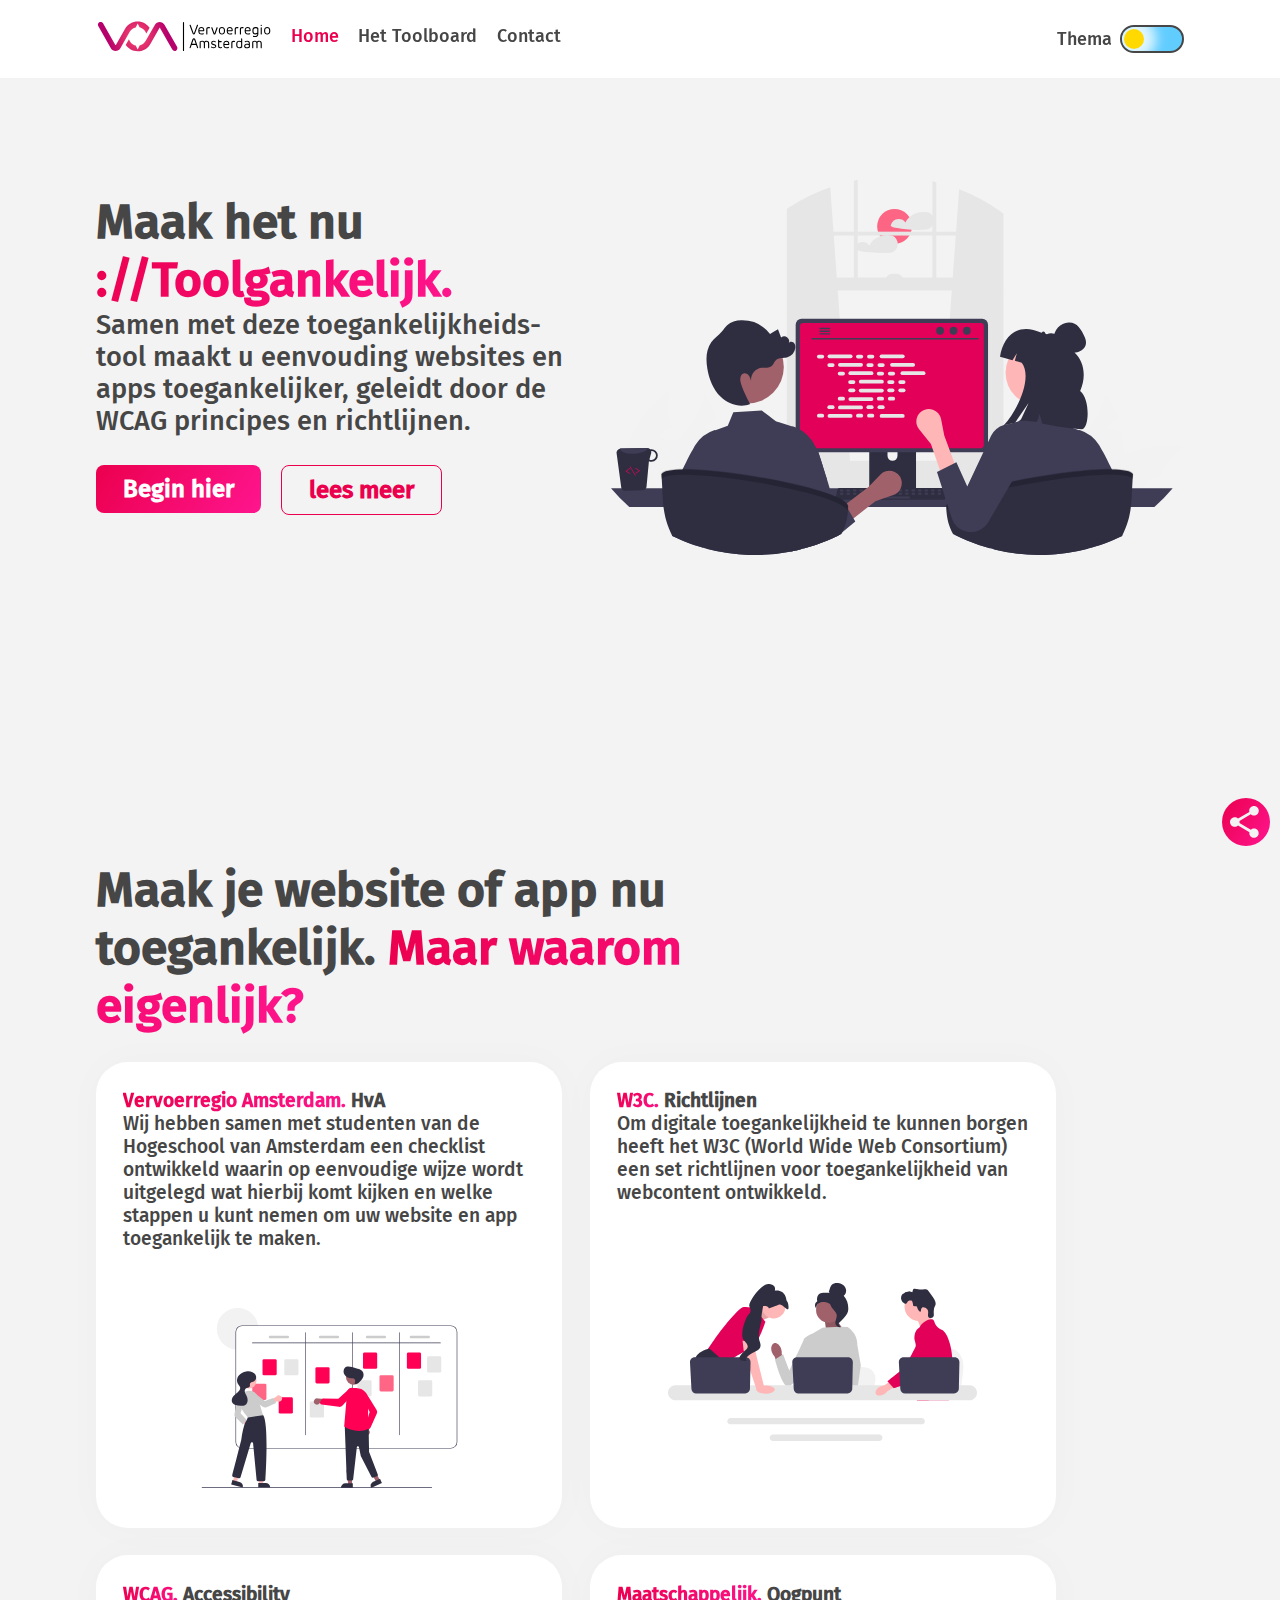
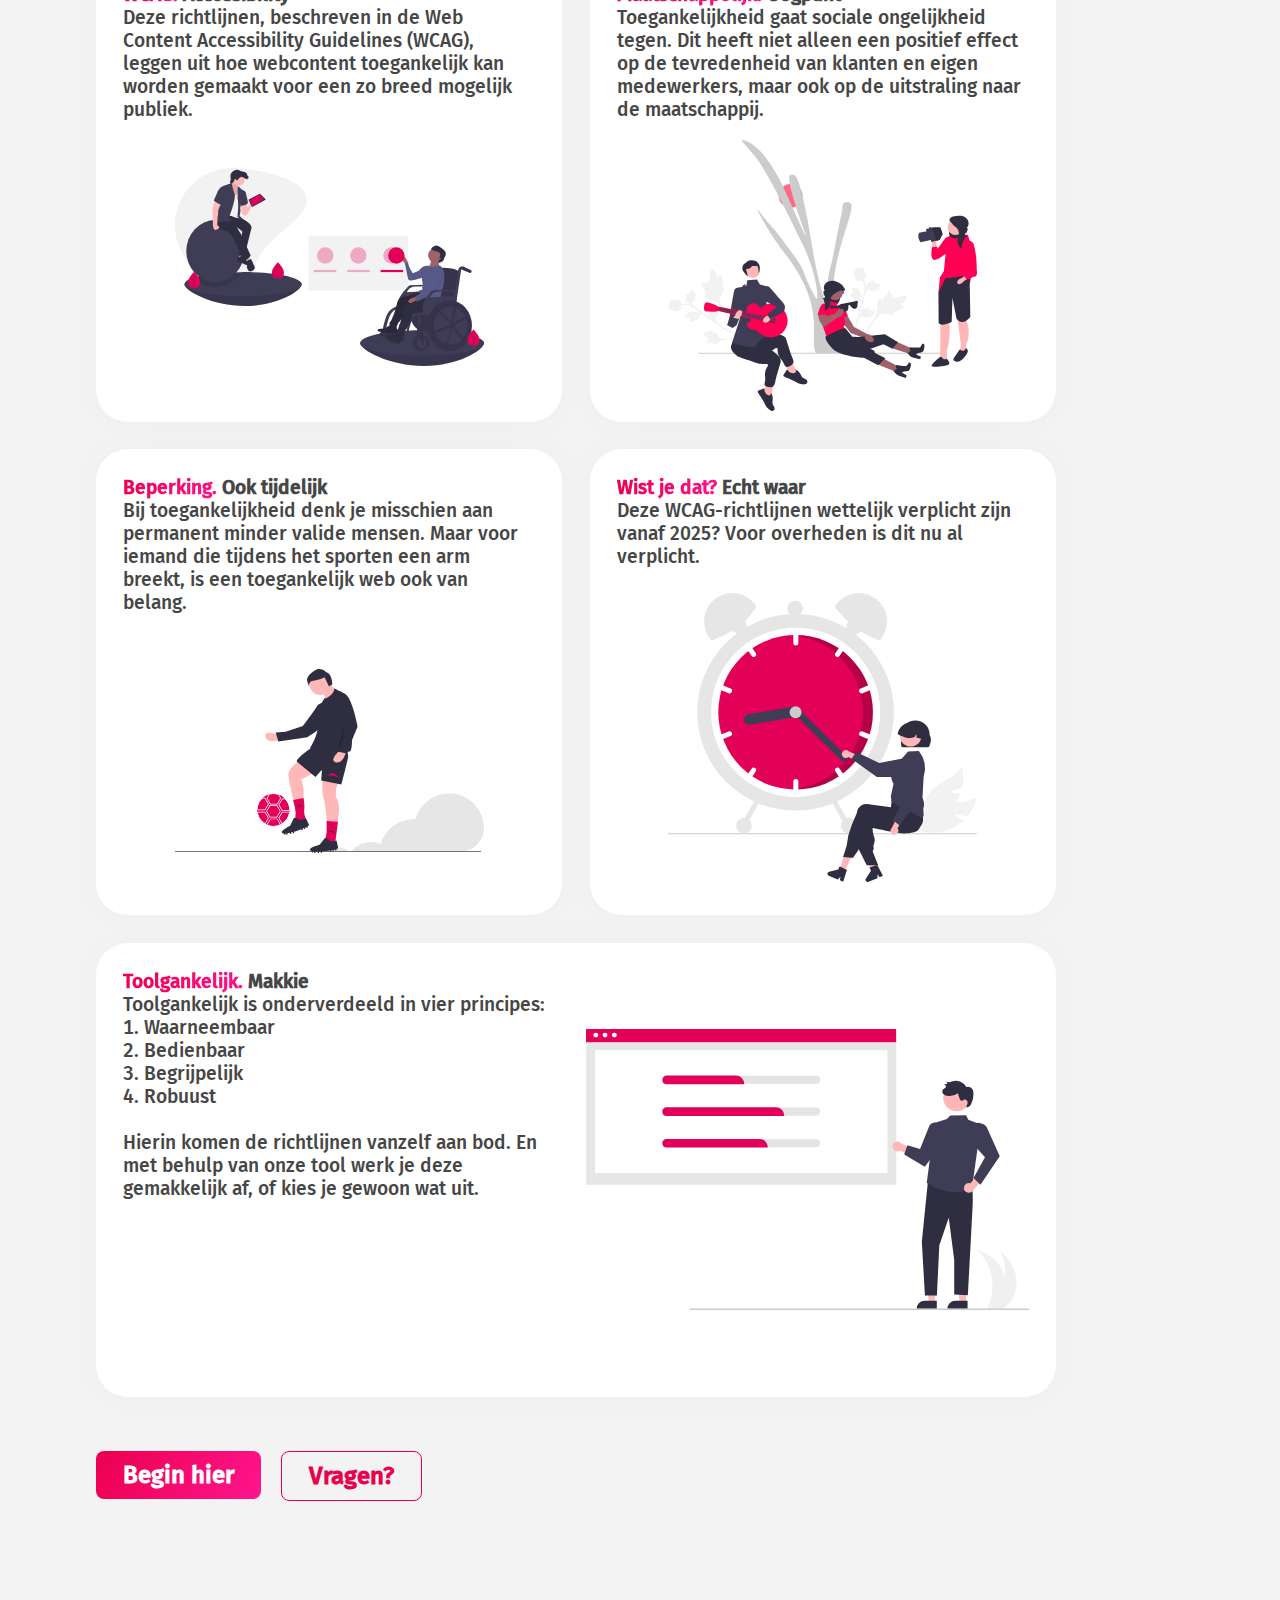
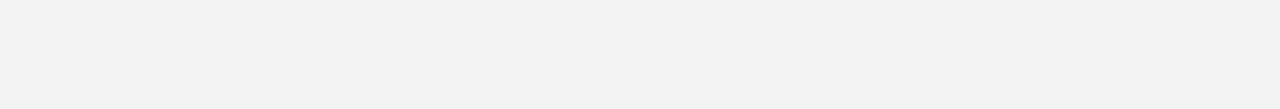
<file: index.html>
<!DOCTYPE html>
<html lang="nl">

<head>
    <meta charset="UTF-8">
    <meta name="viewport" content="width=device-width, initial-scale=1.0">
    <meta name="keywords" content="Toolgankelijk,toegankelijkheid,Vervoerregio,Amsterdam,checklist">
    <meta name="author" content="Tom Poortman">
    <meta name="description" content="Landingspagina voor de toegankelijkheidstool van Vervoerregio Amsterdam">

    <link rel="stylesheet" href="styles/styles.css">
    <title>Toolgankelijk - Home</title>
</head>

<body id="page-top">
    <header>
        <section id="navigation">

            <a href="/">
                <img id="vra-logo" src="../content/images/svg/vervoerregio_amsterdam_logo.svg"
                    alt="vervoerregio amsterdam logo" width="352" height="105.9">
            </a>

            <button id="hamburger-icon" aria-expanded="false">
                <svg viewBox="0 0 100 100" width="50" fill="var(--c-tekst)">
                    <rect class="line top" width="80" height="6" x="10" y="25" rx="3"></rect>
                    <rect class="line middle" width="80" height="6" x="10" y="45" rx="3"></rect>
                    <rect class="line bottom" width="80" height="6" x="10" y="65" rx="3"></rect>
                </svg>
            </button>

            <nav id="top-nav">
                <section id="inhoud">
                    <h2 class="mobiel-zichtbaar">Inhoud</h2>
                    <ul>
                        <li><a class="active" href="/">
                                <svg class="mobiel-zichtbaar" width="19" height="19" viewBox="0 0 19 19" fill="none"
                                    xmlns="http://www.w3.org/2000/svg">
                                    <path
                                        d="M2.375 19C1.72187 19 1.16296 18.7876 0.69825 18.3627C0.23275 17.9371 0 17.4257 0 16.8286V7.05714C0 6.71333 0.0843123 6.38762 0.252937 6.08C0.420771 5.77238 0.653125 5.51905 0.95 5.32L8.075 0.434286C8.29271 0.289524 8.52031 0.180952 8.75781 0.108571C8.99531 0.0361904 9.24271 0 9.5 0C9.75729 0 10.0047 0.0361904 10.2422 0.108571C10.4797 0.180952 10.7073 0.289524 10.925 0.434286L18.05 5.32C18.3469 5.51905 18.5796 5.77238 18.7483 6.08C18.9161 6.38762 19 6.71333 19 7.05714V16.8286C19 17.4257 18.7676 17.9371 18.3029 18.3627C17.8374 18.7876 17.2781 19 16.625 19H11.875V11.4H7.125V19H2.375Z"
                                        fill="#6E6E73" />
                                </svg>
                                Home</a></li>
                        <li><a href="/html/toolboard.html">
                                <svg class="mobiel-zichtbaar" width="20" height="20" viewBox="0 0 20 20" fill="none"
                                    xmlns="http://www.w3.org/2000/svg">
                                    <path fill-rule="evenodd" clip-rule="evenodd"
                                        d="M4.39644 0.501987C5.62391 0.0103543 6.9655 -0.12367 8.26597 0.115423C9.56644 0.354516 10.7726 0.956953 11.745 1.85302C12.7173 2.74909 13.4161 3.90217 13.7603 5.17883C14.1046 6.45548 14.0804 7.80353 13.6904 9.06699L18.0844 12.785C18.4802 13.1213 18.8021 13.5361 19.0296 14.003C19.2572 14.4699 19.3855 14.9789 19.4065 15.4979C19.4276 16.0169 19.3408 16.5346 19.1518 17.0184C18.9628 17.5022 18.6756 17.9416 18.3083 18.3089C17.9411 18.6762 17.5017 18.9634 17.0179 19.1524C16.5341 19.3414 16.0163 19.4281 15.4973 19.4071C14.9784 19.386 14.4694 19.2577 14.0024 19.0302C13.5355 18.8026 13.1208 18.4808 12.7844 18.085L9.06744 13.691C7.80388 14.0811 6.45567 14.1054 5.17888 13.761C3.90208 13.4167 2.74889 12.7179 1.85277 11.7454C0.956652 10.7729 0.354248 9.56651 0.115278 8.26587C-0.123692 6.96523 0.010542 5.62351 0.502444 4.39599C0.860444 3.50199 1.98244 3.38899 2.56544 4.02299L5.76844 7.50099L7.21444 7.21299L7.50444 5.76399L4.02444 2.56599C3.39044 1.98299 3.50244 0.859987 4.39744 0.501987H4.39644ZM6.40344 2.03799L9.16644 4.57799C9.48844 4.87399 9.63244 5.31599 9.54644 5.74299L9.07644 8.09699C9.02802 8.33924 8.9089 8.56172 8.73412 8.73632C8.55935 8.91092 8.33675 9.02981 8.09444 9.07799L5.74444 9.54499C5.53412 9.58681 5.31658 9.57382 5.11273 9.50727C4.90888 9.44072 4.72558 9.32285 4.58044 9.16499L2.03644 6.40299C1.93289 7.26313 2.05452 8.13542 2.38942 8.93443C2.72432 9.73344 3.261 10.4318 3.94691 10.961C4.63281 11.4903 5.44442 11.8323 6.30225 11.9536C7.16007 12.0749 8.03469 11.9713 8.84044 11.653C9.08482 11.556 9.35345 11.5381 9.60854 11.6018C9.86362 11.6655 10.0923 11.8075 10.2624 12.008L14.3124 16.794C14.4695 16.9804 14.6636 17.1321 14.8824 17.2396C15.1011 17.347 15.3399 17.4079 15.5834 17.4182C15.8269 17.4286 16.0699 17.3883 16.297 17.2998C16.5242 17.2113 16.7304 17.0767 16.9028 16.9043C17.0751 16.732 17.2098 16.5257 17.2983 16.2986C17.3867 16.0715 17.4271 15.8284 17.4167 15.5849C17.4063 15.3414 17.3455 15.1027 17.238 14.8839C17.1306 14.6651 16.9788 14.4711 16.7924 14.314L12.0074 10.264C11.807 10.0939 11.6649 9.86517 11.6012 9.61008C11.5376 9.355 11.5555 9.08636 11.6524 8.84199C11.9711 8.03623 12.0749 7.16152 11.9537 6.30357C11.8326 5.44561 11.4905 4.63386 10.9612 3.94787C10.4319 3.26187 9.73345 2.72517 8.93428 2.39037C8.13511 2.05556 7.26266 1.93413 6.40244 2.03799H6.40344Z"
                                        fill="#6E6E73" />
                                </svg>
                                Het Toolboard</a></li>
                        <li><a href="/html/contact.html">
                                <svg class="mobiel-zichtbaar" width="23" height="19" viewBox="0 0 23 19" fill="none"
                                    xmlns="http://www.w3.org/2000/svg">
                                    <path
                                        d="M3.1 18C2.5225 18 2.0283 17.7921 1.6174 17.3763C1.2058 16.9598 1 16.4594 1 15.875V3.125C1 2.54062 1.2058 2.04054 1.6174 1.62475C2.0283 1.20825 2.5225 1 3.1 1H19.9C20.4775 1 20.972 1.20825 21.3836 1.62475C21.7945 2.04054 22 2.54062 22 3.125V15.875C22 16.4594 21.7945 16.9598 21.3836 17.3763C20.972 17.7921 20.4775 18 19.9 18H3.1ZM19.9 5.25L12.0512 10.2172C11.9637 10.2703 11.8717 10.31 11.7751 10.3362C11.6792 10.3631 11.5875 10.3766 11.5 10.3766C11.4125 10.3766 11.3208 10.3631 11.2249 10.3362C11.1283 10.31 11.0363 10.2703 10.9487 10.2172L3.1 5.25V15.875H19.9V5.25ZM11.5 8.4375L19.9 3.125H3.1L11.5 8.4375ZM3.1 5.25V5.51562V3.94844V3.975V3.125V3.975V3.96119V5.51562V5.25V15.875V5.25Z"
                                        fill="#6E6E73" />
                                    <path
                                        d="M3.1 5.25V5.51562V3.94844V3.975V3.125V3.975V3.96119V5.51562V5.25ZM3.1 5.25V15.875V5.25ZM3.1 18C2.5225 18 2.0283 17.7921 1.6174 17.3763C1.2058 16.9598 1 16.4594 1 15.875V3.125C1 2.54062 1.2058 2.04054 1.6174 1.62475C2.0283 1.20825 2.5225 1 3.1 1H19.9C20.4775 1 20.972 1.20825 21.3836 1.62475C21.7945 2.04054 22 2.54062 22 3.125V15.875C22 16.4594 21.7945 16.9598 21.3836 17.3763C20.972 17.7921 20.4775 18 19.9 18H3.1ZM19.9 5.25L12.0512 10.2172C11.9637 10.2703 11.8717 10.31 11.7751 10.3362C11.6792 10.3631 11.5875 10.3766 11.5 10.3766C11.4125 10.3766 11.3208 10.3631 11.2249 10.3362C11.1283 10.31 11.0362 10.2703 10.9487 10.2172L3.1 5.25V15.875H19.9V5.25ZM11.5 8.4375L19.9 3.125H3.1L11.5 8.4375Z"
                                        stroke="#6E6E73" stroke-width="0.5" />
                                </svg>
                                Contact</a></li>
                    </ul>
                </section>

                <section id="aanpasbaar">
                    <h2 class="mobiel-zichtbaar">Aanpasbaar</h2>
                    <ul>
                        <!-- <li>
                            Lettergrootte
                        </li> -->
                        <li>
                            <label id="thema">
                                Thema
                                <label id="mode" class="switch" for="checkbox">
                                    <input type="checkbox" id="checkbox" />
                                    <div class="slider round"></div>
                                </label>
                            </label>
                        </li>
                    </ul>
                </section>
            </nav>
        </section>


    </header>
    <main>
        <article id="welkom">
            <section id="introductie">
                <h1 id="slogan">
                    Maak het nu <span class="accent-magenta">://Toolgankelijk.</span>
                </h1>
                <p id="inleiding">
                    Samen met deze toegankelijkheids-tool maakt u eenvouding websites en apps toegankelijker, geleidt
                    door
                    de WCAG principes en richtlijnen.
                </p>
                <section class="knoppen">
                    <a href="html/toolboard.html" class="primair knop">Begin hier</a>
                    <a href="#uitleg" class="secundair knop">lees meer</a>
                </section>
            </section>



            <img src="content/images/svg/programming-together.svg" alt="" width="1029.91" height="674.31">
        </article>

        <h2 id="toelichting">
            Maak je website of app nu toegankelijk. <span class="accent-magenta">Maar waarom eigenlijk?</span>
        </h2>

        <section id="uitleg">
            <section class="item">
                <section class="tekstueel-deel">
                    <h3><span class="accent-magenta">Vervoerregio Amsterdam. </span>HvA</h3>
                    <p>
                        Wij hebben samen met studenten van de Hogeschool van Amsterdam een
                        checklist ontwikkeld waarin op eenvoudige wijze wordt uitgelegd wat hierbij komt kijken en welke
                        stappen u kunt nemen om uw website en app toegankelijk te maken.
                    </p>
                </section>
                <img src="content/images/svg/scrumboard.svg" alt="">
            </section>
            <section class="item" id="W3C">
                <section class="tekstueel-deel">
                    <h3><span class="accent-magenta">W3C. </span>Richtlijnen</h3>
                    <p>Om digitale toegankelijkheid te kunnen borgen heeft het W3C (World Wide Web Consortium) een set
                        richtlijnen voor toegankelijkheid van webcontent ontwikkeld.</p>
                </section>
                <img src="content/images/svg/W3C-illustratie.svg" alt="" width="656" height="388.16">
            </section>

            <section class="item" id="WCAG">
                <section class="tekstueel-deel">
                    <h3><span class="accent-magenta">WCAG. </span>Accessibility</h3>
                    <p>Deze richtlijnen, beschreven in de Web Content Accessibility Guidelines (WCAG), leggen uit hoe
                        webcontent toegankelijk kan worden gemaakt voor een zo breed mogelijk publiek. </p>
                </section>
                <img src="content/images/svg/WCAG-illustratie.svg" alt="" width="656" height="420.73">
            </section>

            <section class="item" id="beperking">
                <section class="tekstueel-deel">
                    <h3><span class="accent-magenta">Maatschappelijk. </span>Oogpunt</h3>
                    <p>
                        Toegankelijkheid gaat sociale ongelijkheid tegen. Dit heeft niet alleen een positief effect op
                        de tevredenheid van klanten en eigen
                        medewerkers, maar ook op de uitstraling naar de maatschappij.</p>
                </section>
                <img src="content/images/svg/people.svg" alt="" width="656" height="415.86">
            </section>

            <section class="item" id="beperking">
                <section class="tekstueel-deel">
                    <h3><span class="accent-magenta">Beperking. </span>Ook tijdelijk</h3>
                    <p>Bij toegankelijkheid denk je misschien aan permanent minder valide mensen. Maar voor iemand die
                        tijdens het sporten een arm breekt, is een toegankelijk web ook van belang.</p>
                </section>
                <img src="content/images/svg/beperking-illustratie.svg" alt="" width="656" height="415.86">
            </section>

            <section class="item" id="weetje">
                <section class="tekstueel-deel">
                    <h3><span class="accent-magenta">Wist je dat? </span>Echt waar</h3>
                    <p>Deze WCAG-richtlijnen wettelijk verplicht zijn vanaf 2025? Voor
                        overheden is dit nu al verplicht.</p>
                </section>
                <img src="content/images/svg/weetje-illustratie.svg" alt="" width="704" height="446.2">
            </section>

            <section class="item" id="toolgankelijk">
                <section class="tekstueel-deel">
                    <h3><span class="accent-magenta">Toolgankelijk. </span>Makkie</h3>
                    <p>Toolgankelijk is onderverdeeld in vier principes:</p>
                    <ol>
                        <li>
                            Waarneembaar
                        </li>
                        <li>
                            Bedienbaar
                        </li>
                        <li>
                            Begrijpelijk
                        </li>
                        <li>
                            Robuust
                        </li>
                    </ol>
                    <p><br>
                        Hierin komen de richtlijnen vanzelf aan bod. En met behulp van onze tool werk je deze
                        gemakkelijk af, of kies je gewoon wat uit.</p>
                </section>
                <img src="content/images/svg/toolgankelijk-illustratie.svg" alt="">
            </section>
        </section>
        <section class="knoppen">
            <a href="html/toolboard.html" class="primair knop">Begin hier</a>
            <a href="/html/contact.html" class="secundair knop">Vragen?</a>
        </section>

        <section class="secondaire-knoppen">
            <a href="#page-top">
                <section id="top-button">
                    <svg width="20" height="20" viewBox="0 0 16 16" fill="none" xmlns="http://www.w3.org/2000/svg">
                        <path
                            d="M7.9999 16C7.71657 16 7.47924 15.904 7.2879 15.712C7.0959 15.5207 6.9999 15.2834 6.9999 15V3.82505L2.1249 8.70005C1.9249 8.90005 1.68724 9.00005 1.4119 9.00005C1.13724 9.00005 0.899902 8.90005 0.699902 8.70005C0.499902 8.50005 0.399902 8.26672 0.399902 8.00005C0.399902 7.73338 0.499902 7.50005 0.699902 7.30005L7.2999 0.700048C7.3999 0.600048 7.50824 0.529049 7.6249 0.487049C7.74157 0.445715 7.86657 0.425049 7.9999 0.425049C8.13324 0.425049 8.26257 0.445715 8.3879 0.487049C8.51257 0.529049 8.61657 0.600048 8.6999 0.700048L15.2999 7.30005C15.4999 7.50005 15.5999 7.73338 15.5999 8.00005C15.5999 8.26672 15.4999 8.50005 15.2999 8.70005C15.0999 8.90005 14.8622 9.00005 14.5869 9.00005C14.3122 9.00005 14.0749 8.90005 13.8749 8.70005L8.9999 3.82505V15C8.9999 15.2834 8.90424 15.5207 8.7129 15.712C8.5209 15.904 8.28324 16 7.9999 16Z"
                            fill="var(--c-achtergrond)" />
                    </svg>
                </section>
            </a>
            <section id="share-button">
                <svg width="20" height="20" viewBox="0 0 20 20" fill="none" xmlns="http://www.w3.org/2000/svg">
                    <path
                        d="M15 14.08C14.24 14.08 13.56 14.38 13.04 14.85L5.91 10.7C5.96 10.47 6 10.24 6 10C6 9.76 5.96 9.53 5.91 9.3L12.96 5.19C13.5 5.69 14.21 6 15 6C16.66 6 18 4.66 18 3C18 1.34 16.66 0 15 0C13.34 0 12 1.34 12 3C12 3.24 12.04 3.47 12.09 3.7L5.04 7.81C4.5 7.31 3.79 7 3 7C1.34 7 0 8.34 0 10C0 11.66 1.34 13 3 13C3.79 13 4.5 12.69 5.04 12.19L12.16 16.35C12.11 16.56 12.08 16.78 12.08 17C12.08 18.61 13.39 19.92 15 19.92C16.61 19.92 17.92 18.61 17.92 17C17.92 15.39 16.61 14.08 15 14.08Z"
                        fill="var(--c-achtergrond)" />
                </svg>
            </section>
        </section>
    </main>
    <script src="scripts/light-dark-mode.js"></script>
    <script src="scripts/menu.js"></script>
    <script src="scripts/secondaire-knoppen.js"></script>


</body>


</html>
</file>
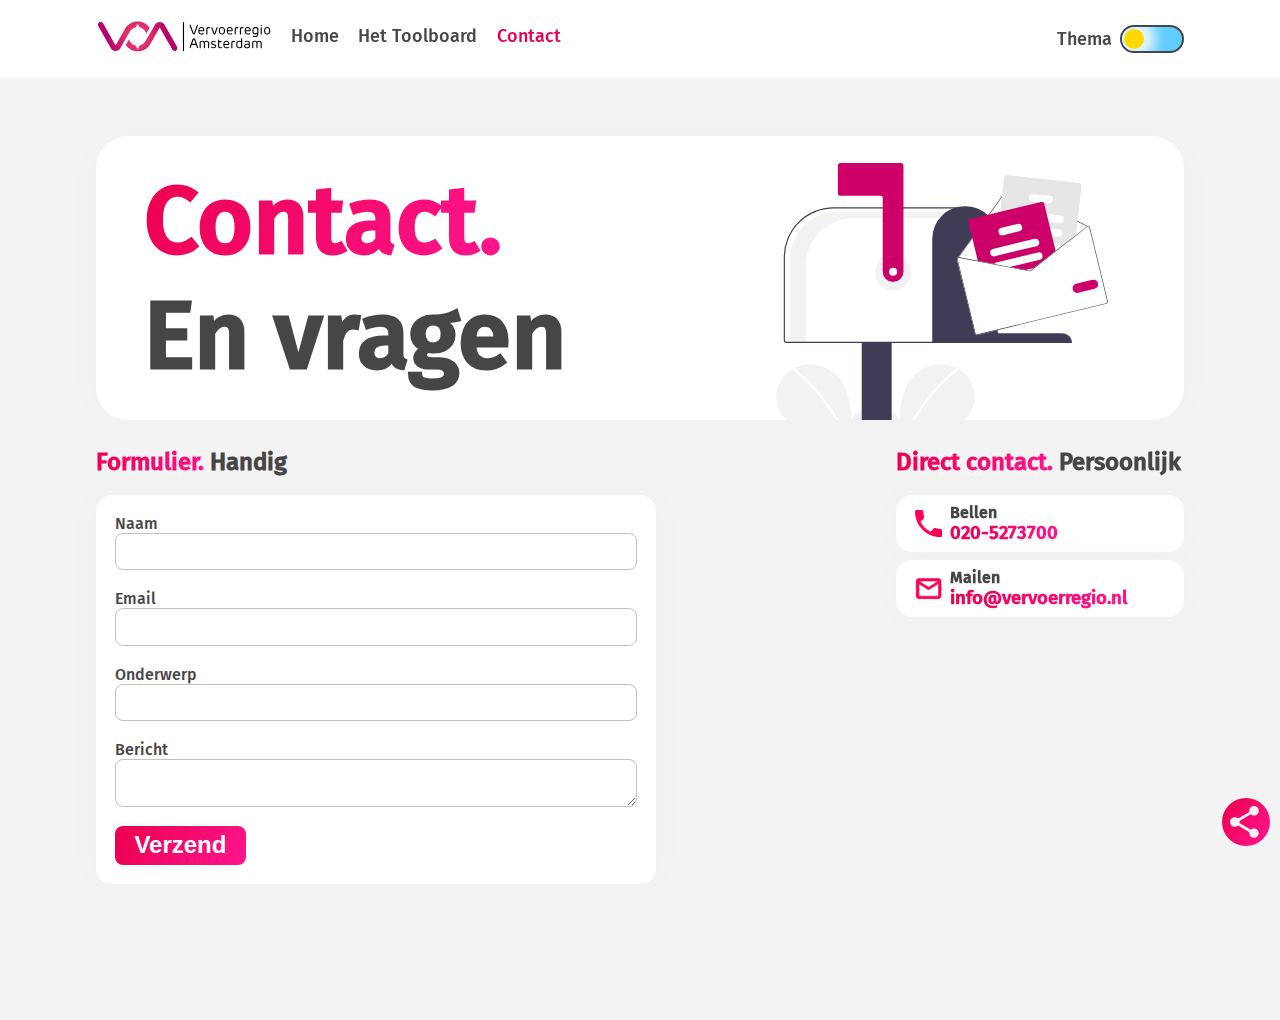
<file: html/contact.html>
<!DOCTYPE html>
<html lang="nl">

<head>
    <meta charset="UTF-8">
    <meta name="viewport" content="width=device-width, initial-scale=1.0">
    <meta name="keywords" content="Toolgankelijk,toegankelijkheid,Vervoerregio,Amsterdam,contact">
    <meta name="author" content="Tom Poortman">
    <meta name="description" content="Contact pagina van Vervoerregio Amsterdam">

    <link rel="stylesheet" href="../styles/styles.css">
    <link rel="stylesheet" href="../styles/toolboard.css">
    <link rel="stylesheet" href="../styles/contact.css">



    <title>Toolgankelijk - Contact</title>
</head>

<body id="page-top">
    <header>
        <section id="navigation">

            <a href="/">
                <img id="vra-logo" src="../content/images/svg/vervoerregio_amsterdam_logo.svg"
                    alt="vervoerregio amsterdam logo" width="352" height="105.9">
            </a>

            <button id="hamburger-icon" aria-expanded="false">
                <svg viewBox="0 0 100 100" width="50" fill="var(--c-tekst)">
                    <rect class="line top" width="80" height="6" x="10" y="25" rx="3"></rect>
                    <rect class="line middle" width="80" height="6" x="10" y="45" rx="3"></rect>
                    <rect class="line bottom" width="80" height="6" x="10" y="65" rx="3"></rect>
                </svg>
            </button>

            <nav id="top-nav">
                <section id="inhoud">
                    <h2 class="mobiel-zichtbaar">Inhoud</h2>
                    <ul>
                        <li><a href="/">
                                <svg class="mobiel-zichtbaar" width="19" height="19" viewBox="0 0 19 19" fill="none"
                                    xmlns="http://www.w3.org/2000/svg">
                                    <path
                                        d="M2.375 19C1.72187 19 1.16296 18.7876 0.69825 18.3627C0.23275 17.9371 0 17.4257 0 16.8286V7.05714C0 6.71333 0.0843123 6.38762 0.252937 6.08C0.420771 5.77238 0.653125 5.51905 0.95 5.32L8.075 0.434286C8.29271 0.289524 8.52031 0.180952 8.75781 0.108571C8.99531 0.0361904 9.24271 0 9.5 0C9.75729 0 10.0047 0.0361904 10.2422 0.108571C10.4797 0.180952 10.7073 0.289524 10.925 0.434286L18.05 5.32C18.3469 5.51905 18.5796 5.77238 18.7483 6.08C18.9161 6.38762 19 6.71333 19 7.05714V16.8286C19 17.4257 18.7676 17.9371 18.3029 18.3627C17.8374 18.7876 17.2781 19 16.625 19H11.875V11.4H7.125V19H2.375Z"
                                        fill="#6E6E73" />
                                </svg>
                                Home</a></li>
                        <li><a href="/html/toolboard.html">
                                <svg class="mobiel-zichtbaar" width="20" height="20" viewBox="0 0 20 20" fill="none"
                                    xmlns="http://www.w3.org/2000/svg">
                                    <path fill-rule="evenodd" clip-rule="evenodd"
                                        d="M4.39644 0.501987C5.62391 0.0103543 6.9655 -0.12367 8.26597 0.115423C9.56644 0.354516 10.7726 0.956953 11.745 1.85302C12.7173 2.74909 13.4161 3.90217 13.7603 5.17883C14.1046 6.45548 14.0804 7.80353 13.6904 9.06699L18.0844 12.785C18.4802 13.1213 18.8021 13.5361 19.0296 14.003C19.2572 14.4699 19.3855 14.9789 19.4065 15.4979C19.4276 16.0169 19.3408 16.5346 19.1518 17.0184C18.9628 17.5022 18.6756 17.9416 18.3083 18.3089C17.9411 18.6762 17.5017 18.9634 17.0179 19.1524C16.5341 19.3414 16.0163 19.4281 15.4973 19.4071C14.9784 19.386 14.4694 19.2577 14.0024 19.0302C13.5355 18.8026 13.1208 18.4808 12.7844 18.085L9.06744 13.691C7.80388 14.0811 6.45567 14.1054 5.17888 13.761C3.90208 13.4167 2.74889 12.7179 1.85277 11.7454C0.956652 10.7729 0.354248 9.56651 0.115278 8.26587C-0.123692 6.96523 0.010542 5.62351 0.502444 4.39599C0.860444 3.50199 1.98244 3.38899 2.56544 4.02299L5.76844 7.50099L7.21444 7.21299L7.50444 5.76399L4.02444 2.56599C3.39044 1.98299 3.50244 0.859987 4.39744 0.501987H4.39644ZM6.40344 2.03799L9.16644 4.57799C9.48844 4.87399 9.63244 5.31599 9.54644 5.74299L9.07644 8.09699C9.02802 8.33924 8.9089 8.56172 8.73412 8.73632C8.55935 8.91092 8.33675 9.02981 8.09444 9.07799L5.74444 9.54499C5.53412 9.58681 5.31658 9.57382 5.11273 9.50727C4.90888 9.44072 4.72558 9.32285 4.58044 9.16499L2.03644 6.40299C1.93289 7.26313 2.05452 8.13542 2.38942 8.93443C2.72432 9.73344 3.261 10.4318 3.94691 10.961C4.63281 11.4903 5.44442 11.8323 6.30225 11.9536C7.16007 12.0749 8.03469 11.9713 8.84044 11.653C9.08482 11.556 9.35345 11.5381 9.60854 11.6018C9.86362 11.6655 10.0923 11.8075 10.2624 12.008L14.3124 16.794C14.4695 16.9804 14.6636 17.1321 14.8824 17.2396C15.1011 17.347 15.3399 17.4079 15.5834 17.4182C15.8269 17.4286 16.0699 17.3883 16.297 17.2998C16.5242 17.2113 16.7304 17.0767 16.9028 16.9043C17.0751 16.732 17.2098 16.5257 17.2983 16.2986C17.3867 16.0715 17.4271 15.8284 17.4167 15.5849C17.4063 15.3414 17.3455 15.1027 17.238 14.8839C17.1306 14.6651 16.9788 14.4711 16.7924 14.314L12.0074 10.264C11.807 10.0939 11.6649 9.86517 11.6012 9.61008C11.5376 9.355 11.5555 9.08636 11.6524 8.84199C11.9711 8.03623 12.0749 7.16152 11.9537 6.30357C11.8326 5.44561 11.4905 4.63386 10.9612 3.94787C10.4319 3.26187 9.73345 2.72517 8.93428 2.39037C8.13511 2.05556 7.26266 1.93413 6.40244 2.03799H6.40344Z"
                                        fill="#6E6E73" />
                                </svg>
                                Het Toolboard</a></li>
                        <li><a class="active" href="/html/contact.html">
                                <svg class="mobiel-zichtbaar" width="23" height="19" viewBox="0 0 23 19" fill="none"
                                    xmlns="http://www.w3.org/2000/svg">
                                    <path
                                        d="M3.1 18C2.5225 18 2.0283 17.7921 1.6174 17.3763C1.2058 16.9598 1 16.4594 1 15.875V3.125C1 2.54062 1.2058 2.04054 1.6174 1.62475C2.0283 1.20825 2.5225 1 3.1 1H19.9C20.4775 1 20.972 1.20825 21.3836 1.62475C21.7945 2.04054 22 2.54062 22 3.125V15.875C22 16.4594 21.7945 16.9598 21.3836 17.3763C20.972 17.7921 20.4775 18 19.9 18H3.1ZM19.9 5.25L12.0512 10.2172C11.9637 10.2703 11.8717 10.31 11.7751 10.3362C11.6792 10.3631 11.5875 10.3766 11.5 10.3766C11.4125 10.3766 11.3208 10.3631 11.2249 10.3362C11.1283 10.31 11.0363 10.2703 10.9487 10.2172L3.1 5.25V15.875H19.9V5.25ZM11.5 8.4375L19.9 3.125H3.1L11.5 8.4375ZM3.1 5.25V5.51562V3.94844V3.975V3.125V3.975V3.96119V5.51562V5.25V15.875V5.25Z"
                                        fill="#6E6E73" />
                                    <path
                                        d="M3.1 5.25V5.51562V3.94844V3.975V3.125V3.975V3.96119V5.51562V5.25ZM3.1 5.25V15.875V5.25ZM3.1 18C2.5225 18 2.0283 17.7921 1.6174 17.3763C1.2058 16.9598 1 16.4594 1 15.875V3.125C1 2.54062 1.2058 2.04054 1.6174 1.62475C2.0283 1.20825 2.5225 1 3.1 1H19.9C20.4775 1 20.972 1.20825 21.3836 1.62475C21.7945 2.04054 22 2.54062 22 3.125V15.875C22 16.4594 21.7945 16.9598 21.3836 17.3763C20.972 17.7921 20.4775 18 19.9 18H3.1ZM19.9 5.25L12.0512 10.2172C11.9637 10.2703 11.8717 10.31 11.7751 10.3362C11.6792 10.3631 11.5875 10.3766 11.5 10.3766C11.4125 10.3766 11.3208 10.3631 11.2249 10.3362C11.1283 10.31 11.0362 10.2703 10.9487 10.2172L3.1 5.25V15.875H19.9V5.25ZM11.5 8.4375L19.9 3.125H3.1L11.5 8.4375Z"
                                        stroke="#6E6E73" stroke-width="0.5" />
                                </svg>
                                Contact</a></li>
                    </ul>
                </section>

                <section id="aanpasbaar">
                    <h2 class="mobiel-zichtbaar">Aanpasbaar</h2>
                    <ul>
                        <!-- <li>
                            Lettergrootte
                        </li> -->
                        <li>
                            <label id="thema">
                                Thema
                                <label id="mode" class="switch" for="checkbox">
                                    <input type="checkbox" id="checkbox">
                                    <div class="slider round"></div>
                                </label>
                            </label>
                        </li>
                    </ul>
                </section>
            </nav>
        </section>


    </header>



    <main>

        <section id="contact-titel">
            <h1><span class="accent-magenta">Contact.</span><br>En vragen</h1>
        </section>

        <section id="contact-form">
            <h2><span class="accent-magenta">Formulier. </span>Handig</h2>

            <article class="formulier">
                <form>
                    <label>Naam
                        <input id="naam" type="text">
                    </label>
                    <label>Email
                        <input id="email" type="email">
                    </label>
                    <label>
                        Onderwerp
                        <input id="onderwerp" type="text">
                    </label>
                    <label>
                        Bericht
                        <textarea id="bericht"></textarea>
                    </label>
                    <button type="submit">Verzend</button>
                </form>
            </article>
        </section>

        <section id="contact-direct">
            <h2><span class="accent-magenta">Direct contact.</span> Persoonlijk</h2>
            <ol>
                <li>
                    <a href="tel:020-5273700" class="contact-link" href="#">
                        <section class="content">
                            <svg width="21" height="21" viewBox="0 0 21 21" fill="none"
                                xmlns="http://www.w3.org/2000/svg">
                                <path
                                    d="M4.22333 9.08833C5.90333 12.39 8.61 15.085 11.9117 16.7767L14.4783 14.21C14.7933 13.895 15.26 13.79 15.6683 13.93C16.975 14.3617 18.3867 14.595 19.8333 14.595C20.475 14.595 21 15.12 21 15.7617V19.8333C21 20.475 20.475 21 19.8333 21C8.87833 21 0 12.1217 0 1.16667C0 0.525 0.525 0 1.16667 0H5.25C5.89167 0 6.41667 0.525 6.41667 1.16667C6.41667 2.625 6.65 4.025 7.08167 5.33167C7.21 5.74 7.11667 6.195 6.79 6.52167L4.22333 9.08833Z"
                                    fill="#ff0055" />
                            </svg>

                            <section class="contact-type">
                                <h3 class="accent-magenta">020-5273700</h3>
                                <h4>Bellen</h4>
                            </section>
                        </section>
                    </a>
                </li>
                <li>
                    <a href="mailto:info@vervoerregio.nl" class="contact-link" href="#">
                        <section class="content">
                            <svg width="23" height="19" viewBox="0 0 23 19" fill="none"
                                xmlns="http://www.w3.org/2000/svg">
                                <path
                                    d="M3.1 18C2.5225 18 2.0283 17.7921 1.6174 17.3763C1.2058 16.9598 1 16.4594 1 15.875V3.125C1 2.54062 1.2058 2.04054 1.6174 1.62475C2.0283 1.20825 2.5225 1 3.1 1H19.9C20.4775 1 20.972 1.20825 21.3836 1.62475C21.7945 2.04054 22 2.54062 22 3.125V15.875C22 16.4594 21.7945 16.9598 21.3836 17.3763C20.972 17.7921 20.4775 18 19.9 18H3.1ZM19.9 5.25L12.0512 10.2172C11.9637 10.2703 11.8717 10.31 11.7751 10.3362C11.6792 10.3631 11.5875 10.3766 11.5 10.3766C11.4125 10.3766 11.3208 10.3631 11.2249 10.3362C11.1283 10.31 11.0363 10.2703 10.9487 10.2172L3.1 5.25V15.875H19.9V5.25ZM11.5 8.4375L19.9 3.125H3.1L11.5 8.4375ZM3.1 5.25V5.51562V3.94844V3.975V3.125V3.975V3.96119V5.51562V5.25V15.875V5.25Z"
                                    fill="#ff0055" />
                                <path
                                    d="M3.1 5.25V5.51562V3.94844V3.975V3.125V3.975V3.96119V5.51562V5.25ZM3.1 5.25V15.875V5.25ZM3.1 18C2.5225 18 2.0283 17.7921 1.6174 17.3763C1.2058 16.9598 1 16.4594 1 15.875V3.125C1 2.54062 1.2058 2.04054 1.6174 1.62475C2.0283 1.20825 2.5225 1 3.1 1H19.9C20.4775 1 20.972 1.20825 21.3836 1.62475C21.7945 2.04054 22 2.54062 22 3.125V15.875C22 16.4594 21.7945 16.9598 21.3836 17.3763C20.972 17.7921 20.4775 18 19.9 18H3.1ZM19.9 5.25L12.0512 10.2172C11.9637 10.2703 11.8717 10.31 11.7751 10.3362C11.6792 10.3631 11.5875 10.3766 11.5 10.3766C11.4125 10.3766 11.3208 10.3631 11.2249 10.3362C11.1283 10.31 11.0362 10.2703 10.9487 10.2172L3.1 5.25V15.875H19.9V5.25ZM11.5 8.4375L19.9 3.125H3.1L11.5 8.4375Z"
                                    stroke="#ff0055" stroke-width="0.5" />
                            </svg>

                            <section class="contact-type">
                                <h3 class="accent-magenta">info@vervoerregio.nl</h3>
                                <h4>Mailen</h4>
                            </section>
                        </section>
                    </a>
                </li>
        </section>


        <section class="secondaire-knoppen">
            <a href="#page-top">
                <section id="top-button">
                    <svg width="20" height="20" viewBox="0 0 16 16" fill="none" xmlns="http://www.w3.org/2000/svg">
                        <path
                            d="M7.9999 16C7.71657 16 7.47924 15.904 7.2879 15.712C7.0959 15.5207 6.9999 15.2834 6.9999 15V3.82505L2.1249 8.70005C1.9249 8.90005 1.68724 9.00005 1.4119 9.00005C1.13724 9.00005 0.899902 8.90005 0.699902 8.70005C0.499902 8.50005 0.399902 8.26672 0.399902 8.00005C0.399902 7.73338 0.499902 7.50005 0.699902 7.30005L7.2999 0.700048C7.3999 0.600048 7.50824 0.529049 7.6249 0.487049C7.74157 0.445715 7.86657 0.425049 7.9999 0.425049C8.13324 0.425049 8.26257 0.445715 8.3879 0.487049C8.51257 0.529049 8.61657 0.600048 8.6999 0.700048L15.2999 7.30005C15.4999 7.50005 15.5999 7.73338 15.5999 8.00005C15.5999 8.26672 15.4999 8.50005 15.2999 8.70005C15.0999 8.90005 14.8622 9.00005 14.5869 9.00005C14.3122 9.00005 14.0749 8.90005 13.8749 8.70005L8.9999 3.82505V15C8.9999 15.2834 8.90424 15.5207 8.7129 15.712C8.5209 15.904 8.28324 16 7.9999 16Z"
                            fill="var(--c-achtergrond)" />
                    </svg>
                </section>
            </a>
            <section id="share-button">
                <svg width="20" height="20" viewBox="0 0 20 20" fill="none" xmlns="http://www.w3.org/2000/svg">
                    <path
                        d="M15 14.08C14.24 14.08 13.56 14.38 13.04 14.85L5.91 10.7C5.96 10.47 6 10.24 6 10C6 9.76 5.96 9.53 5.91 9.3L12.96 5.19C13.5 5.69 14.21 6 15 6C16.66 6 18 4.66 18 3C18 1.34 16.66 0 15 0C13.34 0 12 1.34 12 3C12 3.24 12.04 3.47 12.09 3.7L5.04 7.81C4.5 7.31 3.79 7 3 7C1.34 7 0 8.34 0 10C0 11.66 1.34 13 3 13C3.79 13 4.5 12.69 5.04 12.19L12.16 16.35C12.11 16.56 12.08 16.78 12.08 17C12.08 18.61 13.39 19.92 15 19.92C16.61 19.92 17.92 18.61 17.92 17C17.92 15.39 16.61 14.08 15 14.08Z"
                        fill="var(--c-achtergrond)" />
                </svg>
            </section>
        </section>
    </main>
    <script src="../scripts/light-dark-mode.js"></script>
    <script src="../scripts/menu.js"></script>
    <script src="../scripts/secondaire-knoppen.js"></script>


</body>

</html>
</file>
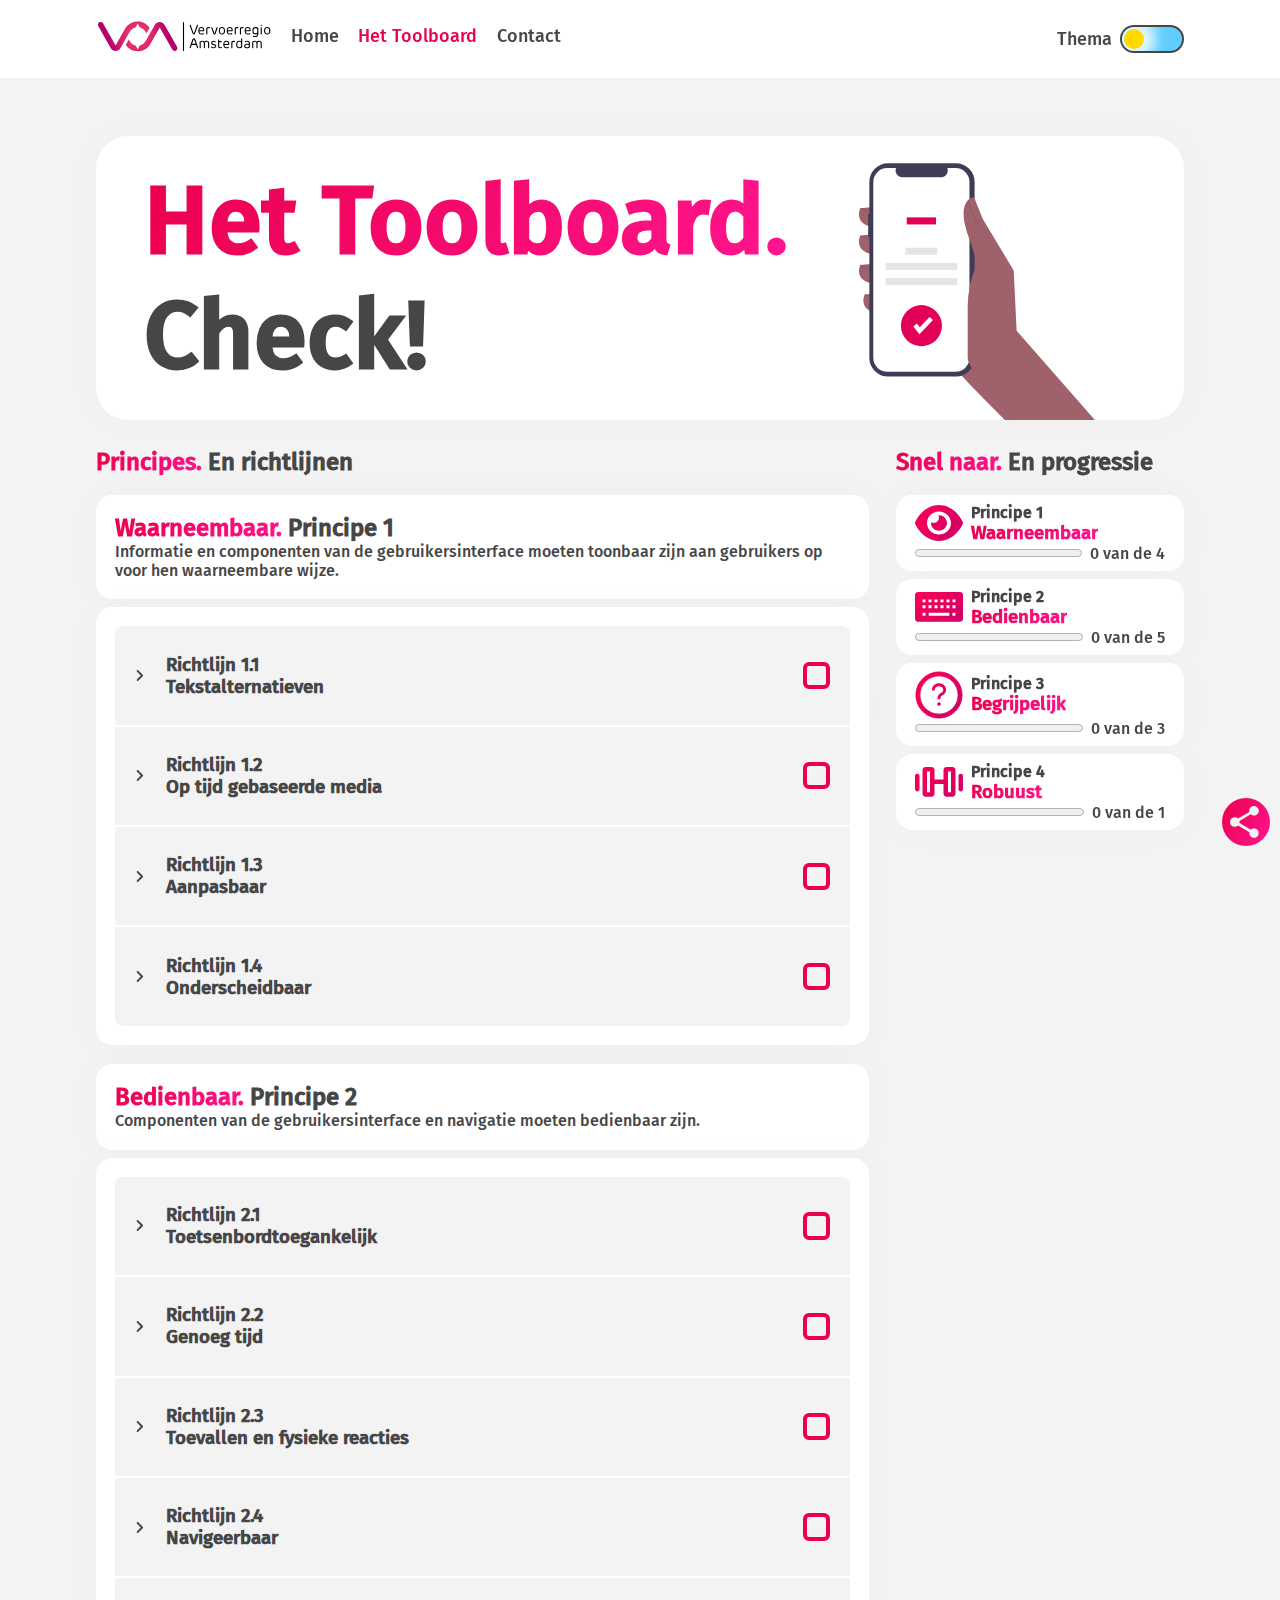
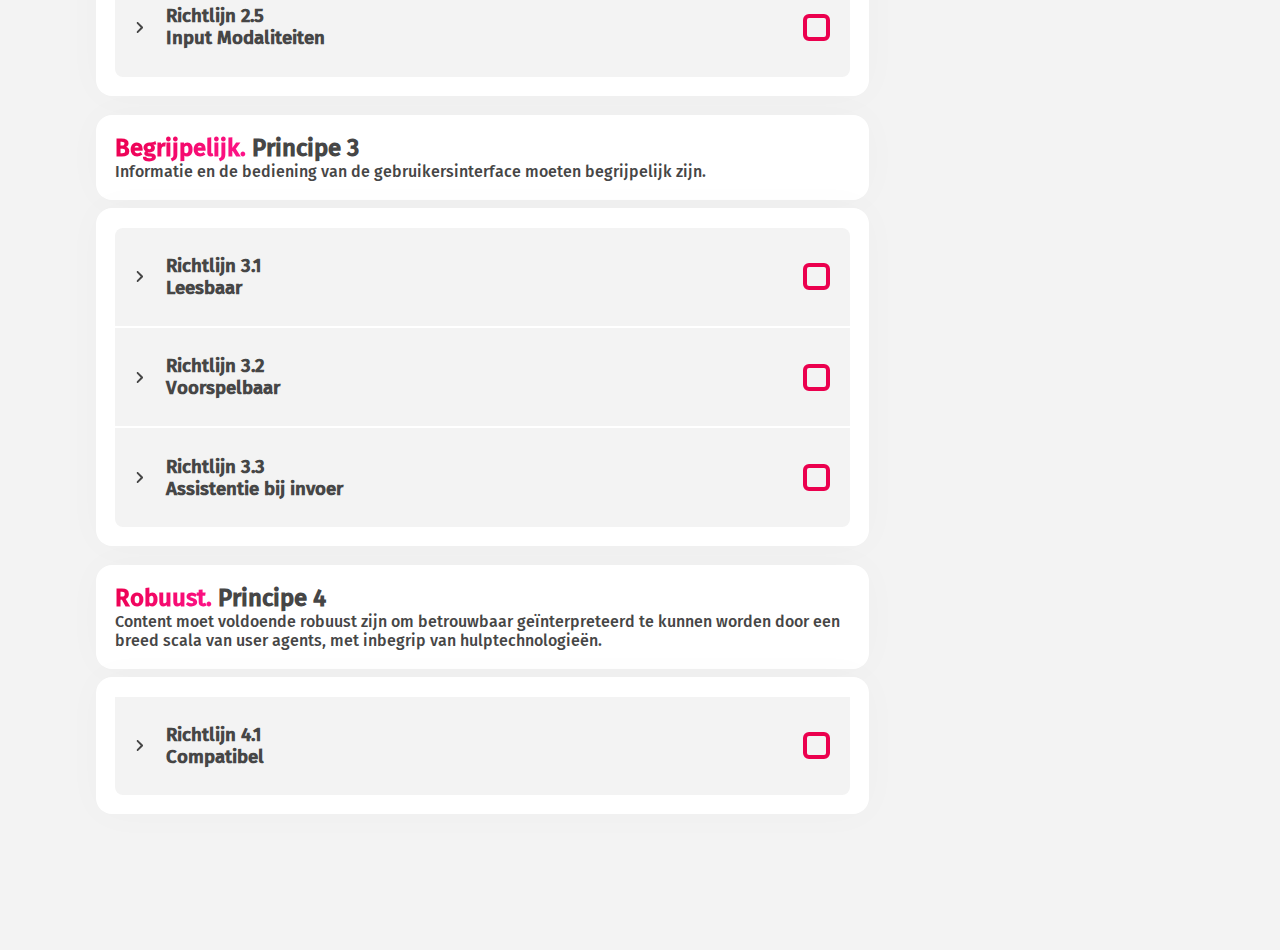
<file: html/toolboard.html>
<!DOCTYPE html>
<html lang="nl">

<head>
    <meta charset="UTF-8">
    <meta name="viewport" content="width=device-width, initial-scale=1.0">
    <meta name="keywords" content="Toolgankelijk,toegankelijkheid,Vervoerregio,Amsterdam,checklist">
    <meta name="author" content="Tom Poortman">
    <meta name="description"
        content="Het toolboard met checklist voor de toegankelijkheidstool van Vervoerregio Amsterdam">

    <link rel="stylesheet" href="../styles/styles.css">
    <link rel="stylesheet" href="../styles/toolboard.css">


    <title>Toolgankelijk - Toolboard</title>
</head>

<body id="page-top">
    <header>
        <section id="navigation">

            <a href="/">
                <img id="vra-logo" src="../content/images/svg/vervoerregio_amsterdam_logo.svg"
                    alt="vervoerregio amsterdam logo" width="352" height="105.9">
            </a>

            <button id="hamburger-icon" aria-expanded="false">
                <svg viewBox="0 0 100 100" width="50" fill="var(--c-tekst)">
                    <rect class="line top" width="80" height="6" x="10" y="25" rx="3"></rect>
                    <rect class="line middle" width="80" height="6" x="10" y="45" rx="3"></rect>
                    <rect class="line bottom" width="80" height="6" x="10" y="65" rx="3"></rect>
                </svg>
            </button>

            <nav id="top-nav">
                <section id="inhoud">
                    <h2 class="mobiel-zichtbaar">Inhoud</h2>
                    <ul>
                        <li><a href="/">
                                <svg class="mobiel-zichtbaar" width="19" height="19" viewBox="0 0 19 19" fill="none"
                                    xmlns="http://www.w3.org/2000/svg">
                                    <path
                                        d="M2.375 19C1.72187 19 1.16296 18.7876 0.69825 18.3627C0.23275 17.9371 0 17.4257 0 16.8286V7.05714C0 6.71333 0.0843123 6.38762 0.252937 6.08C0.420771 5.77238 0.653125 5.51905 0.95 5.32L8.075 0.434286C8.29271 0.289524 8.52031 0.180952 8.75781 0.108571C8.99531 0.0361904 9.24271 0 9.5 0C9.75729 0 10.0047 0.0361904 10.2422 0.108571C10.4797 0.180952 10.7073 0.289524 10.925 0.434286L18.05 5.32C18.3469 5.51905 18.5796 5.77238 18.7483 6.08C18.9161 6.38762 19 6.71333 19 7.05714V16.8286C19 17.4257 18.7676 17.9371 18.3029 18.3627C17.8374 18.7876 17.2781 19 16.625 19H11.875V11.4H7.125V19H2.375Z"
                                        fill="#6E6E73" />
                                </svg>
                                Home</a></li>
                        <li><a class="active" href="/html/toolboard.html">
                                <svg class="mobiel-zichtbaar" width="20" height="20" viewBox="0 0 20 20" fill="none"
                                    xmlns="http://www.w3.org/2000/svg">
                                    <path fill-rule="evenodd" clip-rule="evenodd"
                                        d="M4.39644 0.501987C5.62391 0.0103543 6.9655 -0.12367 8.26597 0.115423C9.56644 0.354516 10.7726 0.956953 11.745 1.85302C12.7173 2.74909 13.4161 3.90217 13.7603 5.17883C14.1046 6.45548 14.0804 7.80353 13.6904 9.06699L18.0844 12.785C18.4802 13.1213 18.8021 13.5361 19.0296 14.003C19.2572 14.4699 19.3855 14.9789 19.4065 15.4979C19.4276 16.0169 19.3408 16.5346 19.1518 17.0184C18.9628 17.5022 18.6756 17.9416 18.3083 18.3089C17.9411 18.6762 17.5017 18.9634 17.0179 19.1524C16.5341 19.3414 16.0163 19.4281 15.4973 19.4071C14.9784 19.386 14.4694 19.2577 14.0024 19.0302C13.5355 18.8026 13.1208 18.4808 12.7844 18.085L9.06744 13.691C7.80388 14.0811 6.45567 14.1054 5.17888 13.761C3.90208 13.4167 2.74889 12.7179 1.85277 11.7454C0.956652 10.7729 0.354248 9.56651 0.115278 8.26587C-0.123692 6.96523 0.010542 5.62351 0.502444 4.39599C0.860444 3.50199 1.98244 3.38899 2.56544 4.02299L5.76844 7.50099L7.21444 7.21299L7.50444 5.76399L4.02444 2.56599C3.39044 1.98299 3.50244 0.859987 4.39744 0.501987H4.39644ZM6.40344 2.03799L9.16644 4.57799C9.48844 4.87399 9.63244 5.31599 9.54644 5.74299L9.07644 8.09699C9.02802 8.33924 8.9089 8.56172 8.73412 8.73632C8.55935 8.91092 8.33675 9.02981 8.09444 9.07799L5.74444 9.54499C5.53412 9.58681 5.31658 9.57382 5.11273 9.50727C4.90888 9.44072 4.72558 9.32285 4.58044 9.16499L2.03644 6.40299C1.93289 7.26313 2.05452 8.13542 2.38942 8.93443C2.72432 9.73344 3.261 10.4318 3.94691 10.961C4.63281 11.4903 5.44442 11.8323 6.30225 11.9536C7.16007 12.0749 8.03469 11.9713 8.84044 11.653C9.08482 11.556 9.35345 11.5381 9.60854 11.6018C9.86362 11.6655 10.0923 11.8075 10.2624 12.008L14.3124 16.794C14.4695 16.9804 14.6636 17.1321 14.8824 17.2396C15.1011 17.347 15.3399 17.4079 15.5834 17.4182C15.8269 17.4286 16.0699 17.3883 16.297 17.2998C16.5242 17.2113 16.7304 17.0767 16.9028 16.9043C17.0751 16.732 17.2098 16.5257 17.2983 16.2986C17.3867 16.0715 17.4271 15.8284 17.4167 15.5849C17.4063 15.3414 17.3455 15.1027 17.238 14.8839C17.1306 14.6651 16.9788 14.4711 16.7924 14.314L12.0074 10.264C11.807 10.0939 11.6649 9.86517 11.6012 9.61008C11.5376 9.355 11.5555 9.08636 11.6524 8.84199C11.9711 8.03623 12.0749 7.16152 11.9537 6.30357C11.8326 5.44561 11.4905 4.63386 10.9612 3.94787C10.4319 3.26187 9.73345 2.72517 8.93428 2.39037C8.13511 2.05556 7.26266 1.93413 6.40244 2.03799H6.40344Z"
                                        fill="#6E6E73" />
                                </svg>
                                Het Toolboard</a></li>
                        <li><a href="/html/contact.html">
                                <svg class="mobiel-zichtbaar" width="23" height="19" viewBox="0 0 23 19" fill="none"
                                    xmlns="http://www.w3.org/2000/svg">
                                    <path
                                        d="M3.1 18C2.5225 18 2.0283 17.7921 1.6174 17.3763C1.2058 16.9598 1 16.4594 1 15.875V3.125C1 2.54062 1.2058 2.04054 1.6174 1.62475C2.0283 1.20825 2.5225 1 3.1 1H19.9C20.4775 1 20.972 1.20825 21.3836 1.62475C21.7945 2.04054 22 2.54062 22 3.125V15.875C22 16.4594 21.7945 16.9598 21.3836 17.3763C20.972 17.7921 20.4775 18 19.9 18H3.1ZM19.9 5.25L12.0512 10.2172C11.9637 10.2703 11.8717 10.31 11.7751 10.3362C11.6792 10.3631 11.5875 10.3766 11.5 10.3766C11.4125 10.3766 11.3208 10.3631 11.2249 10.3362C11.1283 10.31 11.0363 10.2703 10.9487 10.2172L3.1 5.25V15.875H19.9V5.25ZM11.5 8.4375L19.9 3.125H3.1L11.5 8.4375ZM3.1 5.25V5.51562V3.94844V3.975V3.125V3.975V3.96119V5.51562V5.25V15.875V5.25Z"
                                        fill="#6E6E73" />
                                    <path
                                        d="M3.1 5.25V5.51562V3.94844V3.975V3.125V3.975V3.96119V5.51562V5.25ZM3.1 5.25V15.875V5.25ZM3.1 18C2.5225 18 2.0283 17.7921 1.6174 17.3763C1.2058 16.9598 1 16.4594 1 15.875V3.125C1 2.54062 1.2058 2.04054 1.6174 1.62475C2.0283 1.20825 2.5225 1 3.1 1H19.9C20.4775 1 20.972 1.20825 21.3836 1.62475C21.7945 2.04054 22 2.54062 22 3.125V15.875C22 16.4594 21.7945 16.9598 21.3836 17.3763C20.972 17.7921 20.4775 18 19.9 18H3.1ZM19.9 5.25L12.0512 10.2172C11.9637 10.2703 11.8717 10.31 11.7751 10.3362C11.6792 10.3631 11.5875 10.3766 11.5 10.3766C11.4125 10.3766 11.3208 10.3631 11.2249 10.3362C11.1283 10.31 11.0362 10.2703 10.9487 10.2172L3.1 5.25V15.875H19.9V5.25ZM11.5 8.4375L19.9 3.125H3.1L11.5 8.4375Z"
                                        stroke="#6E6E73" stroke-width="0.5" />
                                </svg>
                                Contact</a></li>
                    </ul>
                </section>

                <section id="aanpasbaar">
                    <h2 class="mobiel-zichtbaar">Aanpasbaar</h2>
                    <ul>
                        <!-- <li>
                            Lettergrootte
                        </li> -->
                        <li>
                            <label id="thema">
                                Thema
                                <label id="mode" class="switch" for="checkbox">
                                    <input type="checkbox" id="checkbox">
                                    <div class="slider round"></div>
                                </label>
                            </label>
                        </li>
                    </ul>
                </section>
            </nav>
        </section>


    </header>



    <main>

        <section id="toolboard-titel">
            <h1><span class="accent-magenta">Het Toolboard.</span><br>Check!</h1>
        </section>

        <section id="principes">
            <h2><span class="accent-magenta">Principes. </span>En richtlijnen</h2>

            <article class="principe" id="waarneembaar">
                <section class="inleiding">
                    <h2><span class="accent-magenta">Waarneembaar. </span>Principe 1</h2>
                    <p>Informatie en componenten van de gebruikersinterface moeten toonbaar zijn aan gebruikers op voor
                        hen waarneembare wijze.</p>
                </section>
                <section class="richtlijnen">
                    <details>
                        <summary>
                            <svg class="arrow" width="12" height="7" viewBox="0 0 12 7" fill="none"
                                xmlns="http://www.w3.org/2000/svg">
                                <path
                                    d="M0.700048 6.69999C0.516715 6.51665 0.425049 6.28332 0.425049 5.99999C0.425049 5.71665 0.516715 5.48332 0.700048 5.29999L5.30005 0.699987C5.40005 0.599987 5.50838 0.528988 5.62505 0.486988C5.74172 0.445655 5.86672 0.424988 6.00005 0.424988C6.13338 0.424988 6.26271 0.449988 6.38805 0.499988C6.51271 0.549988 6.61672 0.616654 6.70005 0.699987L11.3 5.29999C11.4834 5.48332 11.575 5.71665 11.575 5.99999C11.575 6.28332 11.4834 6.51665 11.3 6.69999C11.1167 6.88332 10.8834 6.97499 10.6 6.97499C10.3167 6.97499 10.0834 6.88332 9.90005 6.69999L6.00005 2.79999L2.10005 6.69999C1.91672 6.88332 1.68338 6.97499 1.40005 6.97499C1.11672 6.97499 0.883382 6.88332 0.700048 6.69999V6.69999Z"
                                    fill="black" />
                            </svg>
                            <h3>Richtlijn 1.1<br>Tekstalternatieven</h3>
                            <label aria-label="Richtlijn 1.1 Tekstalternatieven">
                                <input type="checkbox">
                                <svg width="12" height="9" viewBox="0 0 12 9" fill="none"
                                    xmlns="http://www.w3.org/2000/svg">
                                    <path
                                        d="M4.00005 6.60005L9.90005 0.700048C10.0834 0.516715 10.3167 0.425049 10.6 0.425049C10.8834 0.425049 11.1167 0.516715 11.3 0.700048C11.4834 0.883382 11.575 1.11671 11.575 1.40005C11.575 1.68338 11.4834 1.91672 11.3 2.10005L4.70005 8.70005C4.50005 8.90005 4.26672 9.00005 4.00005 9.00005C3.73338 9.00005 3.50005 8.90005 3.30005 8.70005L0.700048 6.10005C0.516715 5.91672 0.425049 5.68338 0.425049 5.40005C0.425049 5.11671 0.516715 4.88338 0.700048 4.70005C0.883382 4.51672 1.11672 4.42505 1.40005 4.42505C1.68338 4.42505 1.91672 4.51672 2.10005 4.70005L4.00005 6.60005Z"
                                        fill="none" />
                                </svg>
                            </label>
                        </summary>
                        <p>
                            Lever tekstalternatieven voor alle niet-tekstuele content, zodat die veranderd kan worden in
                            andere vormen die mensen nodig hebben, zoals grote letters, braille, spraak, symbolen of
                            eenvoudigere taal.
                        </p>
                        <p>
                            Alle niet-tekstuele content die aan de gebruiker wordt gepresenteerd, heeft een
                            tekstalternatief dat een gelijkwaardig doel dient, behalve voor de hierna vermelde
                            situaties.
                        </p>
                        <ul>
                            <li>
                                Bedieningselementen, invoer: Als niet-tekstuele content een bedieningselement is of
                                gebruikersinvoer accepteert, dan heeft deze een naam die het doel ervan beschrijft.
                            </li>
                            <li>
                                Op tijd gebaseerde media: Als niet-tekstuele content op tijd gebaseerde media is, dan
                                leveren tekstalternatieven ten minste een beschrijving van de niet-tekstuele content.
                            </li>
                            <li>
                                Test: Als niet-tekstuele content een test of oefening is die, als ze door middel van
                                tekst gepresenteerd wordt onjuist zou zijn, dan leveren tekstalternatieven ten minste
                                een beschrijving van de niet-tekstuele content.
                            </li>
                            <li>
                                Zintuiglijk: Als niet-tekstuele content primair is bedoeld om een specifieke
                                zintuiglijke ervaring te creëren, dan leveren tekstalternatieven ten minste een
                                beschrijving van de niet-tekstuele content.
                            </li>
                            <li>
                                CAPTCHA: Als het doel van niet-tekstuele content is om te bevestigen dat content wordt
                                gebruikt door een persoon in plaats van een computer, dan worden tekstalternatieven
                                geleverd die het doel van de niet-tekstuele content identificeren en beschrijven. En er
                                worden alternatieve vormen van CAPTCHA aangeboden gebruikmakend van uitvoermodes voor
                                verschillende soorten van zintuiglijke perceptie om tegemoet te komen aan verschillende
                                functiebeperkingen.
                            </li>
                            <li>
                                Decoratie, opmaak, onzichtbaar: Als niet-tekstuele content puur decoratief is, slechts
                                voor visuele opmaak wordt gebruikt, of niet aan gebruikers wordt gerepresenteerd, dan
                                wordt het op zo’n manier geïmplementeerd dat het genegeerd kan worden door
                                hulptechnologie.
                            </li>
                        </ul>
                    </details>
                    <details>
                        <summary>
                            <svg class="arrow" width="12" height="7" viewBox="0 0 12 7" fill="none"
                                xmlns="http://www.w3.org/2000/svg">
                                <path
                                    d="M0.700048 6.69999C0.516715 6.51665 0.425049 6.28332 0.425049 5.99999C0.425049 5.71665 0.516715 5.48332 0.700048 5.29999L5.30005 0.699987C5.40005 0.599987 5.50838 0.528988 5.62505 0.486988C5.74172 0.445655 5.86672 0.424988 6.00005 0.424988C6.13338 0.424988 6.26271 0.449988 6.38805 0.499988C6.51271 0.549988 6.61672 0.616654 6.70005 0.699987L11.3 5.29999C11.4834 5.48332 11.575 5.71665 11.575 5.99999C11.575 6.28332 11.4834 6.51665 11.3 6.69999C11.1167 6.88332 10.8834 6.97499 10.6 6.97499C10.3167 6.97499 10.0834 6.88332 9.90005 6.69999L6.00005 2.79999L2.10005 6.69999C1.91672 6.88332 1.68338 6.97499 1.40005 6.97499C1.11672 6.97499 0.883382 6.88332 0.700048 6.69999V6.69999Z"
                                    fill="black" />
                            </svg>
                            <h3>Richtlijn 1.2<br>Op tijd gebaseerde media</h3>
                            <label aria-label="Richtlijn 1.2 Op tijd gebaseerde media">
                                <input type="checkbox">
                                <svg width="12" height="9" viewBox="0 0 12 9" fill="none"
                                    xmlns="http://www.w3.org/2000/svg">
                                    <path
                                        d="M4.00005 6.60005L9.90005 0.700048C10.0834 0.516715 10.3167 0.425049 10.6 0.425049C10.8834 0.425049 11.1167 0.516715 11.3 0.700048C11.4834 0.883382 11.575 1.11671 11.575 1.40005C11.575 1.68338 11.4834 1.91672 11.3 2.10005L4.70005 8.70005C4.50005 8.90005 4.26672 9.00005 4.00005 9.00005C3.73338 9.00005 3.50005 8.90005 3.30005 8.70005L0.700048 6.10005C0.516715 5.91672 0.425049 5.68338 0.425049 5.40005C0.425049 5.11671 0.516715 4.88338 0.700048 4.70005C0.883382 4.51672 1.11672 4.42505 1.40005 4.42505C1.68338 4.42505 1.91672 4.51672 2.10005 4.70005L4.00005 6.60005Z"
                                        fill="none" />
                                </svg>
                            </label>
                        </summary>
                        <p>
                            Lever alternatieven voor op tijd gebaseerde media.
                        </p>
                        <p>
                            Voor media met vooraf opgenomen louter-geluid en vooraf opgenomen louter-videobeeld is het
                            volgende waar, behalve als de audio of video een media-alternatief voor tekst is en
                            duidelijk als zodanig is gelabeld:
                        </p>
                        <ul>
                            <li>
                                Vooraf opgenomen louter-geluid: Er wordt een alternatief geleverd voor op tijd
                                gebaseerde media dat equivalente informatie geeft voor vooraf opgenomen louter-geluid
                                content.
                            </li>
                            <li>
                                Vooraf opgenomen louter-videobeeld: Er wordt een alternatief geleverd voor op tijd
                                gebaseerde media of een geluidsspoor dat equivalente informatie geeft voor vooraf
                                opgenomen louter-videobeeld content.
                            </li>
                        </ul>
                        <p>
                            Er worden ondertitels voor doven en slechthorenden geleverd voor alle vooraf opgenomen
                            audiocontent in gesynchroniseerde media, behalve als het mediabestand een media-alternatief
                            voor tekst is en duidelijk als zodanig is gelabeld.
                        </p>
                        <p>
                            Er wordt een alternatief geleverd voor op tijd gebaseerde media of audiodescriptie van de
                            vooraf opgenomen videocontent geleverd voor gesynchroniseerde media, behalve als het
                            mediabestand een media-alternatief voor tekst is en duidelijk als zodanig is gelabeld.
                        </p>
                        <p>
                            Er wordt een audiodescriptie geleverd voor alle vooraf opgenomen videocontent in
                            gesynchroniseerde media.
                        </p>
                    </details>
                    <details>
                        <summary>
                            <svg class="arrow" width="12" height="7" viewBox="0 0 12 7" fill="none"
                                xmlns="http://www.w3.org/2000/svg">
                                <path
                                    d="M0.700048 6.69999C0.516715 6.51665 0.425049 6.28332 0.425049 5.99999C0.425049 5.71665 0.516715 5.48332 0.700048 5.29999L5.30005 0.699987C5.40005 0.599987 5.50838 0.528988 5.62505 0.486988C5.74172 0.445655 5.86672 0.424988 6.00005 0.424988C6.13338 0.424988 6.26271 0.449988 6.38805 0.499988C6.51271 0.549988 6.61672 0.616654 6.70005 0.699987L11.3 5.29999C11.4834 5.48332 11.575 5.71665 11.575 5.99999C11.575 6.28332 11.4834 6.51665 11.3 6.69999C11.1167 6.88332 10.8834 6.97499 10.6 6.97499C10.3167 6.97499 10.0834 6.88332 9.90005 6.69999L6.00005 2.79999L2.10005 6.69999C1.91672 6.88332 1.68338 6.97499 1.40005 6.97499C1.11672 6.97499 0.883382 6.88332 0.700048 6.69999V6.69999Z"
                                    fill="black" />
                            </svg>
                            <h3>Richtlijn 1.3<br>Aanpasbaar</h3>
                            <label aria-label="Richtlijn 1.3 Aanpasbaar">
                                <input type="checkbox">
                                <svg width="12" height="9" viewBox="0 0 12 9" fill="none"
                                    xmlns="http://www.w3.org/2000/svg">
                                    <path
                                        d="M4.00005 6.60005L9.90005 0.700048C10.0834 0.516715 10.3167 0.425049 10.6 0.425049C10.8834 0.425049 11.1167 0.516715 11.3 0.700048C11.4834 0.883382 11.575 1.11671 11.575 1.40005C11.575 1.68338 11.4834 1.91672 11.3 2.10005L4.70005 8.70005C4.50005 8.90005 4.26672 9.00005 4.00005 9.00005C3.73338 9.00005 3.50005 8.90005 3.30005 8.70005L0.700048 6.10005C0.516715 5.91672 0.425049 5.68338 0.425049 5.40005C0.425049 5.11671 0.516715 4.88338 0.700048 4.70005C0.883382 4.51672 1.11672 4.42505 1.40005 4.42505C1.68338 4.42505 1.91672 4.51672 2.10005 4.70005L4.00005 6.60005Z"
                                        fill="none" />
                                </svg>
                            </label>
                        </summary>
                        <p>
                            Creëer content die op verschillende manieren gepresenteerd kan worden (bijvoorbeeld
                            eenvoudiger
                            lay-out) zonder verlies van informatie of structuur.
                        </p>
                        <p>
                            Als de volgorde waarin content wordt gepresenteerd van invloed is op zijn betekenis, kan een
                            correcte leesvolgorde door software bepaald worden.
                        </p>
                        <p>
                            Instructies die geleverd worden om content te begrijpen en te bedienen zijn niet alleen
                            afhankelijk van zintuiglijke eigenschappen van componenten zoals vorm, kleur, omvang,
                            visuele locatie, oriëntatie of geluid.
                        </p>
                        <p>
                            De content beperkt de weergave en bediening niet tot een enkele presentatie-oriëntatie,
                            zoals staand of liggend, tenzij een specifieke presentatie-oriëntatie essentieel is.
                        </p>
                        <p>
                            Het doel van elk invoerveld waarmee informatie van de gebruiker wordt verzameld, kan door
                            software bepaald worden wanneer:
                        </p>
                        <ul>
                            <li>
                                Het invoerveld een doel dient dat is geïdentificeerd in de paragraaf Inputdoelen voor
                                Componenten van de Gebruikersinterface;
                            </li>
                            <li>
                                De content wordt geïmplementeerd met behulp van technologieën die ondersteuning bieden
                                bij het identificeren van de verwachte betekenis voor formulier-invoergegevens.
                            </li>
                        </ul>

                    </details>
                    <details>
                        <summary>
                            <svg class="arrow" width="12" height="7" viewBox="0 0 12 7" fill="none"
                                xmlns="http://www.w3.org/2000/svg">
                                <path
                                    d="M0.700048 6.69999C0.516715 6.51665 0.425049 6.28332 0.425049 5.99999C0.425049 5.71665 0.516715 5.48332 0.700048 5.29999L5.30005 0.699987C5.40005 0.599987 5.50838 0.528988 5.62505 0.486988C5.74172 0.445655 5.86672 0.424988 6.00005 0.424988C6.13338 0.424988 6.26271 0.449988 6.38805 0.499988C6.51271 0.549988 6.61672 0.616654 6.70005 0.699987L11.3 5.29999C11.4834 5.48332 11.575 5.71665 11.575 5.99999C11.575 6.28332 11.4834 6.51665 11.3 6.69999C11.1167 6.88332 10.8834 6.97499 10.6 6.97499C10.3167 6.97499 10.0834 6.88332 9.90005 6.69999L6.00005 2.79999L2.10005 6.69999C1.91672 6.88332 1.68338 6.97499 1.40005 6.97499C1.11672 6.97499 0.883382 6.88332 0.700048 6.69999V6.69999Z"
                                    fill="black" />
                            </svg>
                            <h3>Richtlijn 1.4<br>Onderscheidbaar</h3>
                            <label aria-label="Richtlijn 1.4 Onderscheidbaar">
                                <input type="checkbox">
                                <svg width="12" height="9" viewBox="0 0 12 9" fill="none"
                                    xmlns="http://www.w3.org/2000/svg">
                                    <path
                                        d="M4.00005 6.60005L9.90005 0.700048C10.0834 0.516715 10.3167 0.425049 10.6 0.425049C10.8834 0.425049 11.1167 0.516715 11.3 0.700048C11.4834 0.883382 11.575 1.11671 11.575 1.40005C11.575 1.68338 11.4834 1.91672 11.3 2.10005L4.70005 8.70005C4.50005 8.90005 4.26672 9.00005 4.00005 9.00005C3.73338 9.00005 3.50005 8.90005 3.30005 8.70005L0.700048 6.10005C0.516715 5.91672 0.425049 5.68338 0.425049 5.40005C0.425049 5.11671 0.516715 4.88338 0.700048 4.70005C0.883382 4.51672 1.11672 4.42505 1.40005 4.42505C1.68338 4.42505 1.91672 4.51672 2.10005 4.70005L4.00005 6.60005Z"
                                        fill="none" />
                                </svg>
                            </label>
                        </summary>
                        <p>
                            Maak het voor gebruikers gemakkelijker om content te horen en te zien, waaronder scheiding
                            van
                            voorgrond en achtergrond.
                        </p>
                        <p>
                            Kleur wordt niet als het enige visuele middel gebruikt om informatie over te brengen, een
                            actie aan te geven, tot een reactie op te roepen of een visueel element te onderscheiden.
                        </p>
                        <p>
                            Als een geluidsweergave op een webpagina automatisch meer dan 3 seconden speelt, is er of
                            een mechanisme beschikbaar om de geluidsweergave te pauzeren of te stoppen, of er is een
                            mechanisme beschikbaar om het geluidsvolume onafhankelijk van het overall systeemvolume te
                            regelen.
                        </p>
                        <p>
                            De visuele weergave van tekst en afbeeldingen van tekst heeft een contrastverhouding van ten
                            minste 4,5:1, behalve in de volgende gevallen:
                        </p>
                        <ul>
                            <li>
                                Grote tekst: Grote tekst en afbeeldingen van grote tekst hebben een contrastverhouding
                                van ten minste 3:1;
                            </li>
                            <li>
                                Incidenteel: Tekst of afbeeldingen van tekst die deel zijn van een inactieve component
                                van de gebruikersinterface, die puur decoratief zijn, die voor niemand zichtbaar zijn,
                                of die onderdeel zijn van een afbeelding die significant andere visuele content bevat,
                                hebben geen contrasteis.
                            </li>
                            <li>
                                Woordmerken: Tekst die onderdeel is van een logo of merknaam heeft geen contrasteis.
                            </li>
                        </ul>
                        <p>
                            Behalve voor ondertitels voor doven en slechthorenden en afbeeldingen van tekst, kan tekst
                            zonder hulptechnologie tot 200% geschaald worden zonder verlies van content of
                            functionaliteit.
                        </p>
                        <p>
                            Als de gebruikte technologieën de visuele weergave tot stand kunnen brengen, wordt tekst
                            gebruikt in plaats van afbeeldingen van tekst om informatie over te brengen, behalve in de
                            volgende gevallen:
                        </p>
                        <ul>
                            <li>
                                Aanpasbaar: De afbeelding van tekst kan visueel aangepast worden aan de eisen van de
                                gebruiker;
                            </li>
                            <li>
                                Essentieel: Een specifieke weergave van tekst is essentieel voor de informatie die wordt
                                overgebracht.
                            </li>
                        </ul>

                    </details>
                </section>
            </article>

            <article class="principe" id="bedienbaar">
                <section class="inleiding">
                    <h2><span class="accent-magenta">Bedienbaar. </span>Principe 2</h2>
                    <p>Componenten van de gebruikersinterface en navigatie moeten bedienbaar zijn.</p>
                </section>
                <section class="richtlijnen">
                    <details>
                        <summary>
                            <svg class="arrow" width="12" height="7" viewBox="0 0 12 7" fill="none"
                                xmlns="http://www.w3.org/2000/svg">
                                <path
                                    d="M0.700048 6.69999C0.516715 6.51665 0.425049 6.28332 0.425049 5.99999C0.425049 5.71665 0.516715 5.48332 0.700048 5.29999L5.30005 0.699987C5.40005 0.599987 5.50838 0.528988 5.62505 0.486988C5.74172 0.445655 5.86672 0.424988 6.00005 0.424988C6.13338 0.424988 6.26271 0.449988 6.38805 0.499988C6.51271 0.549988 6.61672 0.616654 6.70005 0.699987L11.3 5.29999C11.4834 5.48332 11.575 5.71665 11.575 5.99999C11.575 6.28332 11.4834 6.51665 11.3 6.69999C11.1167 6.88332 10.8834 6.97499 10.6 6.97499C10.3167 6.97499 10.0834 6.88332 9.90005 6.69999L6.00005 2.79999L2.10005 6.69999C1.91672 6.88332 1.68338 6.97499 1.40005 6.97499C1.11672 6.97499 0.883382 6.88332 0.700048 6.69999V6.69999Z"
                                    fill="black" />
                            </svg>
                            <h3>Richtlijn 2.1<br>Toetsenbordtoegankelijk</h3>
                            <label aria-label="Richtlijn 2.1 Toetsenbordtoegankelijk">
                                <input type="checkbox">
                                <svg width="12" height="9" viewBox="0 0 12 9" fill="none"
                                    xmlns="http://www.w3.org/2000/svg">
                                    <path
                                        d="M4.00005 6.60005L9.90005 0.700048C10.0834 0.516715 10.3167 0.425049 10.6 0.425049C10.8834 0.425049 11.1167 0.516715 11.3 0.700048C11.4834 0.883382 11.575 1.11671 11.575 1.40005C11.575 1.68338 11.4834 1.91672 11.3 2.10005L4.70005 8.70005C4.50005 8.90005 4.26672 9.00005 4.00005 9.00005C3.73338 9.00005 3.50005 8.90005 3.30005 8.70005L0.700048 6.10005C0.516715 5.91672 0.425049 5.68338 0.425049 5.40005C0.425049 5.11671 0.516715 4.88338 0.700048 4.70005C0.883382 4.51672 1.11672 4.42505 1.40005 4.42505C1.68338 4.42505 1.91672 4.51672 2.10005 4.70005L4.00005 6.60005Z"
                                        fill="none" />
                                </svg>
                            </label>
                        </summary>
                        <p>
                            Maak alle functionaliteit beschikbaar vanaf een toetsenbord.
                        </p>
                        <p>
                            Alle functionaliteit van de content is bedienbaar via een toetsenbordinterface zonder dat
                            afzonderlijke toetsaanslagen aan tijd gebonden zijn, behalve als de onderliggende functie
                            een invoer vereist die afhangt van het pad dat de gebruiker aflegt en niet alleen van de
                            eindpunten.
                        </p>
                        <p>
                            Als de toetsenbordfocus met de toetsenbordinterface verplaatst kan worden naar een component
                            van de pagina, dan kan de focus ook met alleen de toetsenbordinterface weer van dat
                            component weg worden bewogen. En, als er meer nodig is dan de standaard pijl- of tabtoetsen
                            of andere standaard methoden om de focus te verplaatsen, dan wordt de gebruiker geïnformeerd
                            over de manier waarop de focus kan worden verplaatst.
                        </p>
                        <p>
                            Wanneer een sneltoets in content wordt geïmplementeerd door alleen letters (inclusief
                            hoofdletters en kleine letters), leestekens, cijfers of symbolen te gebruiken, geldt ten
                            minste één van de volgende zaken:
                        </p>
                        <ul>
                            <li>
                                Uitzetten: Er is een mechanisme beschikbaar waarmee de sneltoets kan worden uitgezet;
                            </li>
                            <li>
                                Opnieuw toewijzen: Er is een mechanisme beschikbaar om de sneltoets opnieuw toe te
                                wijzen aan één of meerdere niet-afdrukbare tekens (bijv. Ctrl, Alt, enz.);
                            </li>
                            <li>
                                Alleen actief bij focus: De sneltoets voor een component van de gebruikersinterface is
                                alleen actief wanneer de betreffende component de focus heeft.
                            </li>
                        </ul>

                    </details>
                    <details>
                        <summary>
                            <svg class="arrow" width="12" height="7" viewBox="0 0 12 7" fill="none"
                                xmlns="http://www.w3.org/2000/svg">
                                <path
                                    d="M0.700048 6.69999C0.516715 6.51665 0.425049 6.28332 0.425049 5.99999C0.425049 5.71665 0.516715 5.48332 0.700048 5.29999L5.30005 0.699987C5.40005 0.599987 5.50838 0.528988 5.62505 0.486988C5.74172 0.445655 5.86672 0.424988 6.00005 0.424988C6.13338 0.424988 6.26271 0.449988 6.38805 0.499988C6.51271 0.549988 6.61672 0.616654 6.70005 0.699987L11.3 5.29999C11.4834 5.48332 11.575 5.71665 11.575 5.99999C11.575 6.28332 11.4834 6.51665 11.3 6.69999C11.1167 6.88332 10.8834 6.97499 10.6 6.97499C10.3167 6.97499 10.0834 6.88332 9.90005 6.69999L6.00005 2.79999L2.10005 6.69999C1.91672 6.88332 1.68338 6.97499 1.40005 6.97499C1.11672 6.97499 0.883382 6.88332 0.700048 6.69999V6.69999Z"
                                    fill="black" />
                            </svg>
                            <h3>Richtlijn 2.2<br>Genoeg tijd</h3>
                            <label aria-label="Richtlijn 2.2 Genoeg tijd">
                                <input type="checkbox">
                                <svg width="12" height="9" viewBox="0 0 12 9" fill="none"
                                    xmlns="http://www.w3.org/2000/svg">
                                    <path
                                        d="M4.00005 6.60005L9.90005 0.700048C10.0834 0.516715 10.3167 0.425049 10.6 0.425049C10.8834 0.425049 11.1167 0.516715 11.3 0.700048C11.4834 0.883382 11.575 1.11671 11.575 1.40005C11.575 1.68338 11.4834 1.91672 11.3 2.10005L4.70005 8.70005C4.50005 8.90005 4.26672 9.00005 4.00005 9.00005C3.73338 9.00005 3.50005 8.90005 3.30005 8.70005L0.700048 6.10005C0.516715 5.91672 0.425049 5.68338 0.425049 5.40005C0.425049 5.11671 0.516715 4.88338 0.700048 4.70005C0.883382 4.51672 1.11672 4.42505 1.40005 4.42505C1.68338 4.42505 1.91672 4.51672 2.10005 4.70005L4.00005 6.60005Z"
                                        fill="none" />
                                </svg>
                            </label>
                        </summary>
                        <p>
                            Geef gebruikers genoeg tijd om content te lezen en te gebruiken.
                        </p>
                        <p>
                            Voor elke tijdslimiet die door de content wordt ingesteld, geldt ten minste één van de
                            volgende zaken:
                        </p>
                        <ul>
                            <li>
                                Uitzetten: De gebruiker kan de tijdslimiet uitzetten voordat die wordt bereikt; of
                            </li>
                            <li>
                                Aanpassen: De gebruiker mag de tijdslimiet aanpassen voordat deze is verstreken over een
                                bereik van ten minste tien keer de standaardinstelling; of
                            </li>
                            <li>
                                Verlengen: De gebruiker wordt gewaarschuwd voor de tijd afloopt en krijgt ten minste 20
                                seconden om de tijdslimiet met een eenvoudige handeling te verlengen (bijvoorbeeld,
                                “druk op de spatiebalk”), en de gebruiker mag de tijdslimiet ten minste tien keer
                                verlengen; of
                            </li>
                            <li>
                                Real-time uitzondering: De tijdslimiet is onderdeel van een realtime gebeurtenis (een
                                veiling bijvoorbeeld) en er is geen alternatief voor de tijdslimiet mogelijk; of
                            </li>
                            <li>
                                Essentiële uitzondering: De tijdslimiet is essentieel en verlenging zou de activiteit
                                ongeldig maken; of
                            </li>
                            <li>
                                20 uur uitzondering: De tijdslimiet is langer dan 20 uur.
                            </li>
                        </ul>
                        <p>
                            Voor alle bewegende, knipperende, scrollende of automatisch actualiserende informatie gelden
                            alle volgende zaken:
                        </p>
                        <ul>
                            <li>
                                Bewegen, knipperen, scrollen: Voor bewegende, knipperende of scrollende informatie die
                                (1) automatisch start, (2) langer dan vijf seconden duurt, en (3) parallel met andere
                                content wordt getoond, is er een mechanisme voor de gebruiker om dit te pauzeren, te
                                stoppen of te verbergen, tenzij de beweging, knippering of scrolling, onderdeel is van
                                een activiteit waar ze essentieel is en
                            </li>
                            <li>
                                Automatisch actualiserend: Voor elke soort automatisch actualiserende informatie die (1)
                                automatisch start en (2) parallel met andere content wordt gepresenteerd, is er een
                                mechanisme voor de gebruiker om dit te pauzeren, te stoppen of te verbergen of de
                                frequentie van de actualisering in te stellen, tenzij de automatische actualisering
                                onderdeel is van een activiteit waar ze essentieel is.
                            </li>
                        </ul>
                    </details>
                    <details>
                        <summary>
                            <svg class="arrow" width="12" height="7" viewBox="0 0 12 7" fill="none"
                                xmlns="http://www.w3.org/2000/svg">
                                <path
                                    d="M0.700048 6.69999C0.516715 6.51665 0.425049 6.28332 0.425049 5.99999C0.425049 5.71665 0.516715 5.48332 0.700048 5.29999L5.30005 0.699987C5.40005 0.599987 5.50838 0.528988 5.62505 0.486988C5.74172 0.445655 5.86672 0.424988 6.00005 0.424988C6.13338 0.424988 6.26271 0.449988 6.38805 0.499988C6.51271 0.549988 6.61672 0.616654 6.70005 0.699987L11.3 5.29999C11.4834 5.48332 11.575 5.71665 11.575 5.99999C11.575 6.28332 11.4834 6.51665 11.3 6.69999C11.1167 6.88332 10.8834 6.97499 10.6 6.97499C10.3167 6.97499 10.0834 6.88332 9.90005 6.69999L6.00005 2.79999L2.10005 6.69999C1.91672 6.88332 1.68338 6.97499 1.40005 6.97499C1.11672 6.97499 0.883382 6.88332 0.700048 6.69999V6.69999Z"
                                    fill="black" />
                            </svg>
                            <h3>Richtlijn 2.3<br>Toevallen en fysieke reacties</h3>
                            <label aria-label="Richtlijn 2.3 Toevallen en fysieke reacties">
                                <input type="checkbox">
                                <svg width="12" height="9" viewBox="0 0 12 9" fill="none"
                                    xmlns="http://www.w3.org/2000/svg">
                                    <path
                                        d="M4.00005 6.60005L9.90005 0.700048C10.0834 0.516715 10.3167 0.425049 10.6 0.425049C10.8834 0.425049 11.1167 0.516715 11.3 0.700048C11.4834 0.883382 11.575 1.11671 11.575 1.40005C11.575 1.68338 11.4834 1.91672 11.3 2.10005L4.70005 8.70005C4.50005 8.90005 4.26672 9.00005 4.00005 9.00005C3.73338 9.00005 3.50005 8.90005 3.30005 8.70005L0.700048 6.10005C0.516715 5.91672 0.425049 5.68338 0.425049 5.40005C0.425049 5.11671 0.516715 4.88338 0.700048 4.70005C0.883382 4.51672 1.11672 4.42505 1.40005 4.42505C1.68338 4.42505 1.91672 4.51672 2.10005 4.70005L4.00005 6.60005Z"
                                        fill="none" />
                                </svg>
                            </label>
                        </summary>
                        <p>
                            Ontwerp content niet op een manier waarvan bekend is dat die toevallen of fysieke reacties
                            veroorzaakt.
                        </p>
                        <p>
                            Webpagina’s bevatten niets wat meer dan drie keer flitst in enige periode van één seconde of
                            de flits is beneden de algemene flits- en rodeflitsdrempelwaarden.
                        </p>

                    </details>
                    <details>
                        <summary>
                            <svg class="arrow" width="12" height="7" viewBox="0 0 12 7" fill="none"
                                xmlns="http://www.w3.org/2000/svg">
                                <path
                                    d="M0.700048 6.69999C0.516715 6.51665 0.425049 6.28332 0.425049 5.99999C0.425049 5.71665 0.516715 5.48332 0.700048 5.29999L5.30005 0.699987C5.40005 0.599987 5.50838 0.528988 5.62505 0.486988C5.74172 0.445655 5.86672 0.424988 6.00005 0.424988C6.13338 0.424988 6.26271 0.449988 6.38805 0.499988C6.51271 0.549988 6.61672 0.616654 6.70005 0.699987L11.3 5.29999C11.4834 5.48332 11.575 5.71665 11.575 5.99999C11.575 6.28332 11.4834 6.51665 11.3 6.69999C11.1167 6.88332 10.8834 6.97499 10.6 6.97499C10.3167 6.97499 10.0834 6.88332 9.90005 6.69999L6.00005 2.79999L2.10005 6.69999C1.91672 6.88332 1.68338 6.97499 1.40005 6.97499C1.11672 6.97499 0.883382 6.88332 0.700048 6.69999V6.69999Z"
                                    fill="black" />
                            </svg>
                            <h3>Richtlijn 2.4<br>Navigeerbaar</h3>
                            <label aria-label="Richtlijn 2.4 Navigeerbaar">
                                <input type="checkbox">
                                <svg width="12" height="9" viewBox="0 0 12 9" fill="none"
                                    xmlns="http://www.w3.org/2000/svg">
                                    <path
                                        d="M4.00005 6.60005L9.90005 0.700048C10.0834 0.516715 10.3167 0.425049 10.6 0.425049C10.8834 0.425049 11.1167 0.516715 11.3 0.700048C11.4834 0.883382 11.575 1.11671 11.575 1.40005C11.575 1.68338 11.4834 1.91672 11.3 2.10005L4.70005 8.70005C4.50005 8.90005 4.26672 9.00005 4.00005 9.00005C3.73338 9.00005 3.50005 8.90005 3.30005 8.70005L0.700048 6.10005C0.516715 5.91672 0.425049 5.68338 0.425049 5.40005C0.425049 5.11671 0.516715 4.88338 0.700048 4.70005C0.883382 4.51672 1.11672 4.42505 1.40005 4.42505C1.68338 4.42505 1.91672 4.51672 2.10005 4.70005L4.00005 6.60005Z"
                                        fill="none" />
                                </svg>
                            </label>
                        </summary>
                        <p>
                            Lever manieren om gebruikers te helpen navigeren, content te vinden en te bepalen waar ze
                            zijn.
                        </p>
                        <p>
                            Er is een mechanisme beschikbaar om blokken content die op meerdere webpagina’s worden
                            herhaald te omzeilen.
                        </p>
                        <p>
                            Webpagina’s hebben titels die het onderwerp of doel beschrijven.
                        </p>
                        <p>
                            Als in webpagina’s sequentieel genavigeerd kan worden en de navigatiesequenties hebben
                            invloed op de betekenis of het gebruik, dan krijgen focusbare componenten de focus in de
                            juiste volgorde waardoor betekenis en bedienbaarheid behouden blijft.
                        </p>
                        <p>
                            Het linkdoel kan bepaald worden uit enkel de linktekst of uit de linktekst samen met zijn
                            door software bepaalde linkcontext, behalve daar waar het doel van de link een dubbelzinnige
                            betekenis kan hebben voor gebruikers in het algemeen.
                        </p>
                        <p>
                            Er is meer dan één manier beschikbaar om een webpagina binnen een verzameling webpagina’s te
                            vinden, behalve wanneer de webpagina het resultaat is van, of een stap in, een proces.
                        </p>
                        <p>
                            Koppen en labels beschrijven het onderwerp of doel.
                        </p>
                        <p>
                            Elke gebruikersinterface die met een toetsenbord te bedienen is, heeft een bedieningswijze
                            waarbij de indicator van de toetsenbordfocus zichtbaar is.
                        </p>
                    </details>
                    <details>
                        <summary>
                            <svg class="arrow" width="12" height="7" viewBox="0 0 12 7" fill="none"
                                xmlns="http://www.w3.org/2000/svg">
                                <path
                                    d="M0.700048 6.69999C0.516715 6.51665 0.425049 6.28332 0.425049 5.99999C0.425049 5.71665 0.516715 5.48332 0.700048 5.29999L5.30005 0.699987C5.40005 0.599987 5.50838 0.528988 5.62505 0.486988C5.74172 0.445655 5.86672 0.424988 6.00005 0.424988C6.13338 0.424988 6.26271 0.449988 6.38805 0.499988C6.51271 0.549988 6.61672 0.616654 6.70005 0.699987L11.3 5.29999C11.4834 5.48332 11.575 5.71665 11.575 5.99999C11.575 6.28332 11.4834 6.51665 11.3 6.69999C11.1167 6.88332 10.8834 6.97499 10.6 6.97499C10.3167 6.97499 10.0834 6.88332 9.90005 6.69999L6.00005 2.79999L2.10005 6.69999C1.91672 6.88332 1.68338 6.97499 1.40005 6.97499C1.11672 6.97499 0.883382 6.88332 0.700048 6.69999V6.69999Z"
                                    fill="black" />
                            </svg>
                            <h3>Richtlijn 2.5<br>Input Modaliteiten</h3>
                            <label aria-label="Richtlijn 2.5 Input Modaliteiten">
                                <input type="checkbox">
                                <svg width="12" height="9" viewBox="0 0 12 9" fill="none"
                                    xmlns="http://www.w3.org/2000/svg">
                                    <path
                                        d="M4.00005 6.60005L9.90005 0.700048C10.0834 0.516715 10.3167 0.425049 10.6 0.425049C10.8834 0.425049 11.1167 0.516715 11.3 0.700048C11.4834 0.883382 11.575 1.11671 11.575 1.40005C11.575 1.68338 11.4834 1.91672 11.3 2.10005L4.70005 8.70005C4.50005 8.90005 4.26672 9.00005 4.00005 9.00005C3.73338 9.00005 3.50005 8.90005 3.30005 8.70005L0.700048 6.10005C0.516715 5.91672 0.425049 5.68338 0.425049 5.40005C0.425049 5.11671 0.516715 4.88338 0.700048 4.70005C0.883382 4.51672 1.11672 4.42505 1.40005 4.42505C1.68338 4.42505 1.91672 4.51672 2.10005 4.70005L4.00005 6.60005Z"
                                        fill="none" />
                                </svg>
                            </label>
                        </summary>
                        <p>
                            Maak het eenvoudiger voor gebruikers om de functionaliteit te bedienen met andere vormen van
                            invoer dan alleen het toetsenbord.
                        </p>
                        <p>
                            Alle functionaliteit waarmee bij de bediening gebruik wordt gemaakt van meerpunts- of
                            padgebaseerde gebaren, kan worden bediend met een enkele aanwijzer zonder een padgebaseerd
                            gebaar, tenzij een meerpunts- of padgebaseerd gebaar essentieel is.
                        </p>
                        <p>
                            Voor functionaliteit die kan worden bediend met een enkele aanwijzer, geldt ten minste één
                            van de volgende zaken:
                        </p>
                        <ul>
                            <li>
                                Geen down-event: De down-event van de aanwijzer wordt niet gebruikt om enig onderdeel
                                van de functie uit te voeren;
                            </li>
                            <li>
                                Afbreken of ongedaan maken: De functie wordt voltooid door de up-event en er is een
                                mechanisme beschikbaar om de functie af te breken voordat deze wordt voltooid of om de
                                functie ongedaan te maken als deze is voltooid;
                            </li>
                            <li>
                                Up reversal: Met het up-event wordt elk resultaat van het voorgaande down-event ongedaan
                                gemaakt;
                            </li>
                            <li>
                                Essentieel: Het voltooien van de functie met de down-event is essentieel.
                            </li>
                        </ul>
                        <p>
                            Bij componenten van de gebruikersinterface met labels die tekst of afbeeldingen van tekst
                            bevatten, bevat de naam de tekst die visueel wordt weergegeven.
                        </p>
                        <p>
                            Functionaliteit die kan worden bediend door de beweging van een apparaat of beweging van een
                            gebruiker, kan ook worden bediend met componenten van de gebruikersinterface. De reactie op
                            de beweging kan worden uitgeschakeld om onbedoelde activering te voorkomen, behalve wanneer:
                        </p>
                        <ul>
                            <li>
                                Ondersteunde interface: De beweging wordt gebruikt om de functionaliteit te bedienen via
                                een door toegankelijkheid ondersteunde interface;
                            </li>
                            <li>
                                Essentieel: De beweging is essentieel voor de functie en wanneer de reactie op de
                                beweging wordt uitgeschakeld, wordt de activiteit ongeldig gemaakt.
                            </li>
                        </ul>

                    </details>
                </section>
            </article>

            <article class="principe" id="begrijpelijk">
                <section class="inleiding">
                    <h2><span class="accent-magenta">Begrijpelijk. </span>Principe 3</h2>
                    <p>Informatie en de bediening van de gebruikersinterface moeten begrijpelijk zijn.</p>
                </section>
                <section class="richtlijnen">
                    <details>
                        <summary>
                            <svg class="arrow" width="12" height="7" viewBox="0 0 12 7" fill="none"
                                xmlns="http://www.w3.org/2000/svg">
                                <path
                                    d="M0.700048 6.69999C0.516715 6.51665 0.425049 6.28332 0.425049 5.99999C0.425049 5.71665 0.516715 5.48332 0.700048 5.29999L5.30005 0.699987C5.40005 0.599987 5.50838 0.528988 5.62505 0.486988C5.74172 0.445655 5.86672 0.424988 6.00005 0.424988C6.13338 0.424988 6.26271 0.449988 6.38805 0.499988C6.51271 0.549988 6.61672 0.616654 6.70005 0.699987L11.3 5.29999C11.4834 5.48332 11.575 5.71665 11.575 5.99999C11.575 6.28332 11.4834 6.51665 11.3 6.69999C11.1167 6.88332 10.8834 6.97499 10.6 6.97499C10.3167 6.97499 10.0834 6.88332 9.90005 6.69999L6.00005 2.79999L2.10005 6.69999C1.91672 6.88332 1.68338 6.97499 1.40005 6.97499C1.11672 6.97499 0.883382 6.88332 0.700048 6.69999V6.69999Z"
                                    fill="black" />
                            </svg>
                            <h3>Richtlijn 3.1<br>Leesbaar</h3>
                            <label aria-label="Richtlijn 3.1 Leesbaar">
                                <input type="checkbox">
                                <svg width="12" height="9" viewBox="0 0 12 9" fill="none"
                                    xmlns="http://www.w3.org/2000/svg">
                                    <path
                                        d="M4.00005 6.60005L9.90005 0.700048C10.0834 0.516715 10.3167 0.425049 10.6 0.425049C10.8834 0.425049 11.1167 0.516715 11.3 0.700048C11.4834 0.883382 11.575 1.11671 11.575 1.40005C11.575 1.68338 11.4834 1.91672 11.3 2.10005L4.70005 8.70005C4.50005 8.90005 4.26672 9.00005 4.00005 9.00005C3.73338 9.00005 3.50005 8.90005 3.30005 8.70005L0.700048 6.10005C0.516715 5.91672 0.425049 5.68338 0.425049 5.40005C0.425049 5.11671 0.516715 4.88338 0.700048 4.70005C0.883382 4.51672 1.11672 4.42505 1.40005 4.42505C1.68338 4.42505 1.91672 4.51672 2.10005 4.70005L4.00005 6.60005Z"
                                        fill="none" />
                                </svg>
                            </label>
                        </summary>
                        <p>
                            Maak tekstcontent leesbaar en begrijpelijk.
                        </p>
                        <p>
                            De standaard menselijke taal van diverse webpagina’s kan door software bepaald worden.
                        </p>
                        <p>
                            De menselijke taal van elke passage of zin in de content kan door software bepaald worden,
                            behalve waar het gaat om eigennamen, technische termen, woorden van onbepaalde taal en
                            woorden of zinsdelen die deel zijn gaan uitmaken van het jargon van de onmiddellijk
                            omringende tekst.
                        </p>

                    </details>
                    <details>
                        <summary>
                            <svg class="arrow" width="12" height="7" viewBox="0 0 12 7" fill="none"
                                xmlns="http://www.w3.org/2000/svg">
                                <path
                                    d="M0.700048 6.69999C0.516715 6.51665 0.425049 6.28332 0.425049 5.99999C0.425049 5.71665 0.516715 5.48332 0.700048 5.29999L5.30005 0.699987C5.40005 0.599987 5.50838 0.528988 5.62505 0.486988C5.74172 0.445655 5.86672 0.424988 6.00005 0.424988C6.13338 0.424988 6.26271 0.449988 6.38805 0.499988C6.51271 0.549988 6.61672 0.616654 6.70005 0.699987L11.3 5.29999C11.4834 5.48332 11.575 5.71665 11.575 5.99999C11.575 6.28332 11.4834 6.51665 11.3 6.69999C11.1167 6.88332 10.8834 6.97499 10.6 6.97499C10.3167 6.97499 10.0834 6.88332 9.90005 6.69999L6.00005 2.79999L2.10005 6.69999C1.91672 6.88332 1.68338 6.97499 1.40005 6.97499C1.11672 6.97499 0.883382 6.88332 0.700048 6.69999V6.69999Z"
                                    fill="black" />
                            </svg>
                            <h3>Richtlijn 3.2<br>Voorspelbaar</h3>
                            <label aria-label="Richtlijn 3.2 Voorspelbaar">
                                <input type="checkbox">
                                <svg width="12" height="9" viewBox="0 0 12 9" fill="none"
                                    xmlns="http://www.w3.org/2000/svg">
                                    <path
                                        d="M4.00005 6.60005L9.90005 0.700048C10.0834 0.516715 10.3167 0.425049 10.6 0.425049C10.8834 0.425049 11.1167 0.516715 11.3 0.700048C11.4834 0.883382 11.575 1.11671 11.575 1.40005C11.575 1.68338 11.4834 1.91672 11.3 2.10005L4.70005 8.70005C4.50005 8.90005 4.26672 9.00005 4.00005 9.00005C3.73338 9.00005 3.50005 8.90005 3.30005 8.70005L0.700048 6.10005C0.516715 5.91672 0.425049 5.68338 0.425049 5.40005C0.425049 5.11671 0.516715 4.88338 0.700048 4.70005C0.883382 4.51672 1.11672 4.42505 1.40005 4.42505C1.68338 4.42505 1.91672 4.51672 2.10005 4.70005L4.00005 6.60005Z"
                                        fill="none" />
                                </svg>
                            </label>
                        </summary>
                        <p>
                            Maak het uiterlijk en de bediening van webpagina’s voorspelbaar.
                        </p>
                        <p>
                            Als een component van de gebruikersinterface de focus krijgt, dan veroorzaakt dat geen
                            contextwijziging.
                        </p>
                        <p>
                            Verandering van de instelling van een component van de gebruikersinterface veroorzaakt niet
                            automatisch een contextwijziging, tenzij de gebruiker geïnformeerd is over het gedrag vóór
                            het gebruik van de component.
                        </p>
                        <p>
                            Navigatiemechanismen, die op meerdere webpagina’s binnen een verzameling webpagina’s
                            herhaald worden, komen elke keer dat ze worden herhaald in dezelfde relatieve volgorde voor,
                            tenzij een verandering wordt geïnitieerd door de gebruiker.
                        </p>
                        <p>
                            Componenten die dezelfde functionaliteit hebben binnen een verzameling webpagina’s worden
                            consistent geïdentificeerd.
                        </p>
                    </details>
                    <details>
                        <summary>
                            <svg class="arrow" width="12" height="7" viewBox="0 0 12 7" fill="none"
                                xmlns="http://www.w3.org/2000/svg">
                                <path
                                    d="M0.700048 6.69999C0.516715 6.51665 0.425049 6.28332 0.425049 5.99999C0.425049 5.71665 0.516715 5.48332 0.700048 5.29999L5.30005 0.699987C5.40005 0.599987 5.50838 0.528988 5.62505 0.486988C5.74172 0.445655 5.86672 0.424988 6.00005 0.424988C6.13338 0.424988 6.26271 0.449988 6.38805 0.499988C6.51271 0.549988 6.61672 0.616654 6.70005 0.699987L11.3 5.29999C11.4834 5.48332 11.575 5.71665 11.575 5.99999C11.575 6.28332 11.4834 6.51665 11.3 6.69999C11.1167 6.88332 10.8834 6.97499 10.6 6.97499C10.3167 6.97499 10.0834 6.88332 9.90005 6.69999L6.00005 2.79999L2.10005 6.69999C1.91672 6.88332 1.68338 6.97499 1.40005 6.97499C1.11672 6.97499 0.883382 6.88332 0.700048 6.69999V6.69999Z"
                                    fill="black" />
                            </svg>
                            <h3>Richtlijn 3.3<br>Assistentie bij invoer</h3>
                            <label aria-label="Richtlijn 3.3 Assistentie bij invoer">
                                <input type="checkbox">
                                <svg width="12" height="9" viewBox="0 0 12 9" fill="none"
                                    xmlns="http://www.w3.org/2000/svg">
                                    <path
                                        d="M4.00005 6.60005L9.90005 0.700048C10.0834 0.516715 10.3167 0.425049 10.6 0.425049C10.8834 0.425049 11.1167 0.516715 11.3 0.700048C11.4834 0.883382 11.575 1.11671 11.575 1.40005C11.575 1.68338 11.4834 1.91672 11.3 2.10005L4.70005 8.70005C4.50005 8.90005 4.26672 9.00005 4.00005 9.00005C3.73338 9.00005 3.50005 8.90005 3.30005 8.70005L0.700048 6.10005C0.516715 5.91672 0.425049 5.68338 0.425049 5.40005C0.425049 5.11671 0.516715 4.88338 0.700048 4.70005C0.883382 4.51672 1.11672 4.42505 1.40005 4.42505C1.68338 4.42505 1.91672 4.51672 2.10005 4.70005L4.00005 6.60005Z"
                                        fill="none" />
                                </svg>
                            </label>
                        </summary>
                        <p>
                            Help gebruikers om fouten te vermijden en ze te verbeteren.
                        </p>
                        <p>
                            Als een invoerfout automatisch ontdekt wordt, dan wordt het onderdeel waar de fout zit
                            geïdentificeerd en wordt de fout tekstueel aan de gebruiker meegedeeld.
                        </p>
                        <p>
                            Als de content gebruikersinvoer vereist, dan worden labels of instructies geleverd.
                        </p>
                        <p>
                            Als een invoerfout automatisch ontdekt wordt en suggesties voor verbetering bekend zijn, dan
                            worden de suggesties aan de gebruiker geleverd, tenzij dit de beveiliging of het doel van de
                            content in gevaar zou brengen.
                        </p>
                        <p>
                            Voor webpagina’s die wettelijke verplichtingen of financiële transacties voor de gebruiker
                            uitvoeren, die, door gebruikers bedienbaar gegevens in gegevensopslagplaatsen verwijderen of
                            wijzigen, of die antwoorden van de gebruiker verzenden, geldt ten minste één van de volgende
                            zaken:
                        </p>
                        <ol>
                            <li>
                                Omkeerbaar: Verzendingen kunnen ongedaan gemaakt worden.
                            </li>
                            <li>
                                Gecontroleerd: Door de gebruiker ingevoerde gegevens worden gecontroleerd op
                                invoerfouten en de gebruiker wordt de mogelijkheid gegeven om ze te verbeteren.
                            </li>
                            <li>
                                Bevestigd: Er is een mechanisme beschikbaar voor het beoordelen, bevestigen en
                                verbeteren van informatie voordat de verzending wordt voltooid.
                            </li>
                            </ul>
                    </details>
                </section>
            </article>

            <article class="principe" id="robuust">
                <section class="inleiding">
                    <h2><span class="accent-magenta">Robuust. </span>Principe 4</h2>
                    <p>Content moet voldoende robuust zijn om betrouwbaar geïnterpreteerd te kunnen worden door een
                        breed scala van user agents, met inbegrip van hulptechnologieën.</p>
                </section>
                <section class="richtlijnen">
                    <details>
                        <summary>
                            <svg class="arrow" width="12" height="7" viewBox="0 0 12 7" fill="none"
                                xmlns="http://www.w3.org/2000/svg">
                                <path
                                    d="M0.700048 6.69999C0.516715 6.51665 0.425049 6.28332 0.425049 5.99999C0.425049 5.71665 0.516715 5.48332 0.700048 5.29999L5.30005 0.699987C5.40005 0.599987 5.50838 0.528988 5.62505 0.486988C5.74172 0.445655 5.86672 0.424988 6.00005 0.424988C6.13338 0.424988 6.26271 0.449988 6.38805 0.499988C6.51271 0.549988 6.61672 0.616654 6.70005 0.699987L11.3 5.29999C11.4834 5.48332 11.575 5.71665 11.575 5.99999C11.575 6.28332 11.4834 6.51665 11.3 6.69999C11.1167 6.88332 10.8834 6.97499 10.6 6.97499C10.3167 6.97499 10.0834 6.88332 9.90005 6.69999L6.00005 2.79999L2.10005 6.69999C1.91672 6.88332 1.68338 6.97499 1.40005 6.97499C1.11672 6.97499 0.883382 6.88332 0.700048 6.69999V6.69999Z"
                                    fill="black" />
                            </svg>
                            <h3>Richtlijn 4.1<br>Compatibel</h3>
                            <label aria-label="Richtlijn 4.1 Compatibel">
                                <input type="checkbox">
                                <svg width="12" height="9" viewBox="0 0 12 9" fill="none"
                                    xmlns="http://www.w3.org/2000/svg">
                                    <path
                                        d="M4.00005 6.60005L9.90005 0.700048C10.0834 0.516715 10.3167 0.425049 10.6 0.425049C10.8834 0.425049 11.1167 0.516715 11.3 0.700048C11.4834 0.883382 11.575 1.11671 11.575 1.40005C11.575 1.68338 11.4834 1.91672 11.3 2.10005L4.70005 8.70005C4.50005 8.90005 4.26672 9.00005 4.00005 9.00005C3.73338 9.00005 3.50005 8.90005 3.30005 8.70005L0.700048 6.10005C0.516715 5.91672 0.425049 5.68338 0.425049 5.40005C0.425049 5.11671 0.516715 4.88338 0.700048 4.70005C0.883382 4.51672 1.11672 4.42505 1.40005 4.42505C1.68338 4.42505 1.91672 4.51672 2.10005 4.70005L4.00005 6.60005Z"
                                        fill="none" />
                                </svg>
                            </label>
                        </summary>
                        <p>
                            Maximaliseer compatibiliteit met huidige en toekomstige user agents, met inbegrip van
                            hulptechnologieën.
                        </p>
                        <p>
                            In content die geïmplementeerd is met opmaaktalen hebben elementen volledige begin- en
                            eindtags, zijn elementen genest volgens hun specificatie, bevatten elementen geen dubbele
                            attributen en zijn alle ID’s uniek, behalve waar de specificatie deze eigenschappen toelaat.
                        </p>
                        <p>
                            Voor alle componenten van de gebruikersinterface (inclusief, maar niet uitsluitend voor
                            formulierelementen, links en door scripts gegenereerde componenten), kunnen de naam (name)
                            en rol (role), door software bepaald worden; toestanden (states), eigenschappen (properties)
                            en waarden (values) die door de gebruiker ingesteld kunnen worden, kunnen door software
                            bepaald worden; en kennisgeving van veranderingen in deze items is beschikbaar voor user
                            agents, met inbegrip van hulptechnologieën.
                        </p>
                        <p>
                            In content die is geïmplementeerd met opmaaktalen kunnen statusberichten door software
                            bepaald worden met behulp van rol (role) of eigenschappen (properties), zodat
                            hulptechnologieën de berichten aan de gebruiker kunnen presenteren zonder dat ze de focus
                            krijgen.
                        </p>

                    </details>
                </section>
            </article>

        </section>

        <nav id="side-nav">
            <h2><span class="accent-magenta">Snel naar.</span> En progressie</h2>
            <ol>
                <li>
                    <a class="principe-link" href="#waarneembaar">
                        <section class="content">
                            <img src="../content/images/svg/waarneembaar-icon.svg" alt="">
                            <section class="principe-titel">
                                <h3 class="accent-magenta">Waarneembaar</h3>
                                <h4>Principe 1</h4>
                            </section>
                        </section>

                        <section class="principe-progressie">
                            <progress id="waarneembaar-progressie-balk" value="0" max="4"></progress>
                            <p><span id="waarneembaar-progressie">0</span> van de 4</p>
                        </section>
                    </a>
                </li>

                <li>
                    <a class="principe-link" href="#bedienbaar">
                        <section class="content">
                            <img src="../content/images/svg/bedienbaar-icon.svg" alt="">
                            <section class="principe-titel">
                                <h3 class="accent-magenta">Bedienbaar</h3>
                                <h4>Principe 2</h4>
                            </section>
                        </section>

                        <section class="principe-progressie">
                            <progress id="bedienbaar-progressie-balk" value="0" max="5"></progress>
                            <p><span id="bedienbaar-progressie">0</span> van de 5</p>
                        </section>
                    </a>
                </li>

                <li>
                    <a class="principe-link" href="#begrijpelijk">
                        <section class="content">
                            <img src="../content/images/svg/begrijpelijk-icon.svg" alt="">
                            <section class="principe-titel">
                                <h3 class="accent-magenta">Begrijpelijk</h3>
                                <h4>Principe 3</h4>
                            </section>
                        </section>

                        <section class="principe-progressie">
                            <progress id="begrijpelijk-progressie-balk" value="0" max="3"></progress>
                            <p><span id="begrijpelijk-progressie">0</span> van de 3</p>
                        </section>
                    </a>
                </li>

                <li>
                    <a class="principe-link" href="#robuust">
                        <section class="content">
                            <img src="../content/images/svg/robuust-icon.svg" alt="">
                            <section class="principe-titel">
                                <h3 class="accent-magenta">Robuust</h3>
                                <h4>Principe 4</h4>
                            </section>
                        </section>

                        <section class="principe-progressie">
                            <progress id="robuust-progressie-balk" value="0" max="1"></progress>
                            <p><span id="robuust-progressie">0</span> van de 1</p>
                        </section>
                    </a>
                </li>
            </ol>
        </nav>

        <section class="secondaire-knoppen">
            <a href="#page-top">
                <section id="top-button">
                    <svg width="20" height="20" viewBox="0 0 16 16" fill="none" xmlns="http://www.w3.org/2000/svg">
                        <path
                            d="M7.9999 16C7.71657 16 7.47924 15.904 7.2879 15.712C7.0959 15.5207 6.9999 15.2834 6.9999 15V3.82505L2.1249 8.70005C1.9249 8.90005 1.68724 9.00005 1.4119 9.00005C1.13724 9.00005 0.899902 8.90005 0.699902 8.70005C0.499902 8.50005 0.399902 8.26672 0.399902 8.00005C0.399902 7.73338 0.499902 7.50005 0.699902 7.30005L7.2999 0.700048C7.3999 0.600048 7.50824 0.529049 7.6249 0.487049C7.74157 0.445715 7.86657 0.425049 7.9999 0.425049C8.13324 0.425049 8.26257 0.445715 8.3879 0.487049C8.51257 0.529049 8.61657 0.600048 8.6999 0.700048L15.2999 7.30005C15.4999 7.50005 15.5999 7.73338 15.5999 8.00005C15.5999 8.26672 15.4999 8.50005 15.2999 8.70005C15.0999 8.90005 14.8622 9.00005 14.5869 9.00005C14.3122 9.00005 14.0749 8.90005 13.8749 8.70005L8.9999 3.82505V15C8.9999 15.2834 8.90424 15.5207 8.7129 15.712C8.5209 15.904 8.28324 16 7.9999 16Z"
                            fill="var(--c-achtergrond)" />
                    </svg>
                </section>
            </a>
            <section id="share-button">
                <svg width="20" height="20" viewBox="0 0 20 20" fill="none" xmlns="http://www.w3.org/2000/svg">
                    <path
                        d="M15 14.08C14.24 14.08 13.56 14.38 13.04 14.85L5.91 10.7C5.96 10.47 6 10.24 6 10C6 9.76 5.96 9.53 5.91 9.3L12.96 5.19C13.5 5.69 14.21 6 15 6C16.66 6 18 4.66 18 3C18 1.34 16.66 0 15 0C13.34 0 12 1.34 12 3C12 3.24 12.04 3.47 12.09 3.7L5.04 7.81C4.5 7.31 3.79 7 3 7C1.34 7 0 8.34 0 10C0 11.66 1.34 13 3 13C3.79 13 4.5 12.69 5.04 12.19L12.16 16.35C12.11 16.56 12.08 16.78 12.08 17C12.08 18.61 13.39 19.92 15 19.92C16.61 19.92 17.92 18.61 17.92 17C17.92 15.39 16.61 14.08 15 14.08Z"
                        fill="var(--c-achtergrond)" />
                </svg>
            </section>
        </section>
    </main>
    <script src="../scripts/light-dark-mode.js"></script>
    <script src="../scripts/principe-progress.js"></script>
    <script src="../scripts/menu.js"></script>
    <script src="../scripts/secondaire-knoppen.js"></script>


</body>

</html>
</file>
<file: styles/styles.css>
html {
    scroll-behavior: smooth;
    font-family: Fira Sans Medium;
}

@import url(../assets/fonts/FiraSans-Medium.ttf);
@import url(../assets/fonts/FiraSans-Regular.ttf);

@font-face {
    font-family: "Fira Sans Medium";
    font-style: normal;
    font-weight: normal;
    src: url(../assets/fonts/FiraSans-Medium.ttf) format("truetype");
}

@font-face {
    font-family: "Fira Sans Regular";
    font-style: normal;
    font-weight: normal;
    src: url(../assets/fonts/FiraSans-Regular.ttf) format("truetype");
}


:root {
    --default-width: 85vw;
    --max-width: 95rem;
    --small-size: .5rem;
    --medium-size: 1.2rem;
    --large-size: 1.7rem;
    --xlarge-size: 3rem;
    --xxlarge-size: 8rem;
    --small-radius: 8px;
    --medium-radius: 16px;
    --large-radius: 32px;
    --c-achtergrond: #f3f3f3;
    --c-header-achtergrond: #ffffff;
    --c-schaduw: 0px 0px 40px rgba(0, 0, 0, 0.025);
    --c-schaduw-hover: 0px 0px 40px rgba(0, 0, 0, 0.075);
    --c-tekst: rgb(70, 70, 70);
    --c-huistijl-magenta: linear-gradient(123.52deg, var(--c-huisstijl-magenta-plain) 0%, #ff158e 100%);
    --c-huisstijl-magenta-plain: #eb004e;
    --logo: url(../content/images/svg/vervoerregio_amsterdam_logo.svg);
}

[data-theme="dark"] {
    --c-achtergrond: #161616;
    --c-header-achtergrond: #272727;
    --c-tekst: #ffffff;
    --c-huisstijl-magenta-plain: #ff0055;
    --logo: url(../content/images/svg/vervoerregio_amsterdam_logo_darkmode.svg);
}

* {
    scroll-margin: 23rem;
    margin: 0;
    padding: 0;
    color: var(--c-tekst);
}

body {
    display: flex;
    flex-direction: column;
    align-items: center;
    align-content: center;
    background-color: var(--c-achtergrond);
}

header {
    position: fixed;
    display: flex;
    justify-content: center;
    width: 100%;
    background-color: var(--c-header-achtergrond);
    z-index: 2;
}

main {
    display: flex;
    flex-direction: column;
    gap: var(--large-size);
    width: var(--default-width);
    max-width: var(--max-width);
    margin: 20vh 0;
}

header #vra-logo {
    content: var(--logo);
    width: 18rem;
    height: auto;
}

header #navigation {
    display: flex;
    align-items: center;
    max-width: var(--max-width);
    width: var(--default-width);
    gap: var(--medium-size);
    padding: var(--medium-size) 0;
    font-size: 18px;
}

header #top-nav {
    display: flex;
    gap: var(--medium-size);
    width: 100%;
}

header #top-nav a {
    text-decoration: none;
}

header #top-nav :is(a, li, label) {
    display: flex;
    align-items: center;
    gap: var(--small-size);
}

header #top-nav :is(a, li, label):hover {
    cursor: pointer;
    color: var(--c-huisstijl-magenta-plain);
    text-shadow: var(--c-schaduw-hover);
}

header #top-nav :is(a, li, label):hover path {
    fill: var(--c-huisstijl-magenta-plain);
}

header #top-nav #inhoud {
    margin-right: auto
}

header #top-nav #thema {
    display: flex;
    align-items: center;
    gap: var(--small-size);
}

header #top-nav ul {
    display: flex;
    list-style: none;
    flex-direction: row;
    gap: var(--medium-size);
}

.secondaire-knoppen {
    display: flex;
    flex-direction: column;
    position: fixed;
    right: .8vw;
    bottom: 6vh;
    gap: var(--small-size);
}

.secondaire-knoppen section {
    display: grid;
    align-items: center;
    height: 2rem;
    width: 2rem;
    padding: var(--small-size);
    background-image: var(--c-huistijl-magenta);
    border-radius: 50%;
    cursor: pointer;
}

.secondaire-knoppen a {
    height: fit-content;
    width: auto;
    border-radius: 50%;
}

.secondaire-knoppen #top-button {
    display: none;
}

.secondaire-knoppen svg {
    height: 2rem;
    width: auto;
}

.mobiel-zichtbaar {
    display: none;
}

.open {
    transform: translateY(0) !important;
}

.active, .active path {
    color: var(--c-huisstijl-magenta-plain);
    fill: var(--c-huisstijl-magenta-plain);
    text-shadow: var(--c-schaduw-hover);
}

.stop-scroll {
    height: 100%;
    overflow: hidden;
}

#navigation button {
    background: transparent;
    border: none;
}

#hamburger-icon {

    display: none;
    height: fit-content;
    width: fit-content;
}

#hamburger-icon .line {
    transition: 
    y 200ms ease-in 200ms,
    rotate 200ms ease-in,
    opacity 0ms 200ms,
    fill 200ms;
    transform-origin: center;
}

#hamburger-icon[aria-expanded="true"] .line {
    transition: 
    y 200ms ease-in,
    rotate 200ms ease-in 200ms,
    opacity 0ms 200ms,
    fill 200ms;
    fill: var(--c-huisstijl-magenta-plain);
}

#hamburger-icon[aria-expanded="true"] :is(.top, .bottom) {
    y: 45px;
}

#hamburger-icon[aria-expanded="true"] .top {
    rotate: 45deg;
}

#hamburger-icon[aria-expanded="true"] .middle {
    opacity: 0;
}

#hamburger-icon[aria-expanded="true"] .bottom {
    rotate: -45deg;
}

.accent-magenta {
    background: var(--c-huistijl-magenta);
    -webkit-background-clip: text;
    -webkit-text-fill-color: transparent;
}


/* START codepen switch */

.switch {
    display: inline-block;
    height: var(--large-size);
    position: relative;
    width: 4rem;
}

.switch input {
    display: none;
}

.slider {
    background-color: rgb(97, 205, 255);
    border: 2px solid var(--c-tekst);
    bottom: 0;
    cursor: pointer;
    left: 0;
    position: absolute;
    right: 0;
    top: 0;
    transition: .5s;
    overflow: hidden;
}

.slider:before {
    background-color: rgb(255, 217, 0);
    bottom: 2px;
    content: "";
    height: 20px;
    left: 2px;
    position: absolute;
    transition: .5s;
    width: 20px;
    box-shadow: 0px 0px 12px 12px rgba(255, 255, 255, .8)
}

input:checked+.slider {
    background-color: var(--c-achtergrond);
}

input:checked+.slider:before {
    transform: translateX(35px);
    background-color: rgb(255, 255, 255);

    box-shadow: 0px 0px 12px 12px rgba(255, 255, 255, .8)
}

.slider.round {
    border-radius: 34px;
}

.slider.round:before {
    border-radius: 50%;
}

/* END codepen switch */



#welkom {
    display: grid;
    grid-template-columns: repeat(3, 1fr);
    /* grid-template-rows: repeat(2, 1fr); */
    max-height: 60rem;
    align-items: center;
    gap: var(--large-size);
    margin-bottom: 15vh;
}

#introductie {
    grid-column: 1 / 3;
    grid-row: 1 / 1;
    max-width: 85%;
    margin-bottom: 20%;
}

#slogan {
    font-size: var(--xlarge-size);
    width: 35rem;
}

#toelichting {
    font-size: var(--xlarge-size);
    width: 60%;
}

#inleiding {
    font-size: var(--large-size);
    width: 80%;
}

#welkom img {
    width: 80%;
    height: auto;
    object-fit: contain;
    grid-column: 2 / 4;
    grid-row: 1 / 1;
    margin-left: auto;
    margin-bottom: 20%;
}

.knoppen {
    display: flex;
    gap: var(--medium-size);
    grid-column: 1/ 3;
    grid-row: 2/ 3;
    margin: var(--large-size) 0;
}

.knop {
    display: flex;
    align-items: center;
    text-decoration: none;
    color: white;
    padding: var(--small-size) var(--large-size);
    border-radius: var(--small-radius);
    font-size: 1.5rem;
    font-weight: bold;
    height: 2rem;
}

.knop:hover {
    transform: scale(1.01);
    box-shadow: var(--c-schaduw-hover);
}

.primair {
    background: var(--c-huistijl-magenta);
}

.secundair {
    color: var(--c-huisstijl-magenta-plain);
    border: 1px solid var(--c-huisstijl-magenta-plain);
}

#uitleg {
    display: grid;
    width: 100%;
    max-width: 60rem;
    grid-template-columns: repeat(2, 1fr);
    grid-template-rows: repeat(3, 1fr);
    gap: var(--large-size);
}

.item {
    aspect-ratio: 1/1;
    background-color: var(--c-header-achtergrond);
    border-radius: var(--large-radius);
    box-shadow: var(--c-schaduw);
    transition: transform 1s;
    display: flex;
    flex-direction: column;
    justify-content: space-between;
    overflow: hidden;
    gap: var(--medium-size);
    padding: var(--large-size);
}

.item h3,
.item p {
    font-size: var(--large-size);
}

.item:hover {
    box-shadow: var(--c-schaduw-hover);
    transform: scale(1.005);
}

.item img {
    width: 75%;
    margin-inline: auto;
    flex: 1 1 auto;
    object-fit: contain;
}

.tekstueel-deel {
    flex: 1 1 auto;
}

.tekstueel-deel p {
    font-size: var(--medium-size);
}

#toolgankelijk {
    display: grid;
    grid-template-columns: repeat(2, 1fr);
    grid-column: span 2;
    aspect-ratio: initial;
}

#toolgankelijk ol {
    font-size: var(--medium-size);
    list-style: inside;
    list-style-type: decimal;
}

#toolgankelijk img {
    margin: auto;
    width: 100%;
}

@media only screen and (max-width: 1650px) {
    #uitleg {
        grid-template-columns: repeat(2, 1fr);
    }

    #toolgankelijk img {
        height: 25rem;
    }

    .item h3,
    .item p {
        font-size: var(--medium-size);
    }

    header #vra-logo {
        width: 11rem;
    }
}


@media only screen and (max-width: 900px) {
    main {
        justify-content: flex-start;
        width: 93vw;
        margin: calc(var(--xxlarge-size) + var(--medium-size)) 0;
    }

    #uitleg {
        width: 100%;
    }

    #welkom {
        display: flex;
        flex-direction: column-reverse;
        gap: var(--large-size);
        grid-template-columns: 1fr;
        grid-template-rows: repeat(4, 1fr);
        align-items: flex-start;
    }

    header #vra-logo {
        width: 14rem;
        height: auto;
    }

    header #navigation {
        display: flex;
        flex-direction: column-reverse;
        align-items: flex-start;
        gap: var(--medium-size);
        width: 93vw;
    }

    #introductie {
        max-width: 100%;
    }

    #welkom img {
        grid-column: 1;
        grid-row: 1;
        width: 70%;
        margin: 0 auto;
    }

    #slogan {
        font-size: var(--xlarge-size);
        width: 100%;
    }

    .knoppen {
        gap: var(--medium-size);
    }

    .knop {
        font-size: var(--medium-size);
    }

    #uitleg {
        grid-template-columns: 1fr;
    }

    .item {
        aspect-ratio: initial;
        gap: .5rem;
    }

    .item img {
        width: 90%;
        height: fit-content;
    }

    #toolgankelijk {
        display: flex;
        flex-direction: column;
        grid-column: span 1;
        grid-row: span 2;
    }

    #toolgankelijk img {
        margin: 0;
        width: 100%;
    }

    #inleiding {
        font-size: var(--medium-size);
        width: 100%;
    }

    #toelichting {
        width: 100%;
    }

}

@media only screen and (max-width: 550px) {

    :root {
        --xlarge-size: 2.4rem;
    }

    main {
        margin: var(--xxlarge-size) 0;
    }

    #toelichting {
        width: 90%;
    }

    #introductie {
        margin-bottom: var(--xxlarge-size);
    }

    header #navigation {
        display: flex;
        flex-direction: row;
        align-items: center;
        background-color: var(--c-header-achtergrond);
        justify-content: space-between;
    }

    .mobiel-zichtbaar {
        display: block;
    }

    .desktop-zichtbaar {
        display: none;
    }

    header #top-nav section {
        display: flex;
        flex-direction: column;
        gap: var(--small-size);
    }

    header #top-nav section ul {
        display: flex;
        flex-direction: column;
        gap: var(--small-size);
        padding: 0 var(--medium-size);
    }

    header #top-nav {
        position: absolute;
        top: 4rem;
        left: 0;
        display: flex;
        gap: var(--large-size);
        flex-direction: column;
        height: 100vh;
        background-color: var(--c-header-achtergrond);
        font-size: var(--medium-size);
        padding: var(--xlarge-size) 0;
        transform: translateY(-100%);
        transition: transform .7s;
        z-index: -1;
    }

    #top-nav h2 {
        font-family: Fira Sans Regular;
        position: relative;
        color: var(--c-tekst);
        font-weight: lighter;
        margin: 0 var(--medium-size);
        font-size: .9rem;
    }

    #top-nav h2:before {
        content: "";
        position: absolute;
        bottom: 0rem;
        height: 1px;
        background-color: var(--c-tekst);
        width: 100%;
    }

    header #top-nav #inhoud {
        margin: 0;
    }

    #top-nav li {
        font-weight: 500;
        font-size: var(--large-size);
    }

    header #vra-logo {
        width: 12rem;
        height: auto;
    }

    #hamburger-icon {
        display: block;
    }

}
</file>
<file: styles/toolboard.css>
* {
    scroll-margin: 11rem;
}

main {
    display: grid;
    grid-template-columns: repeat(4, 1fr);
    /* grid-template-rows: 20rem 1fr; */
    margin: calc(var(--xxlarge-size) + var(--small-size)) 0;
}

progress {
    accent-color: var(--c-huisstijl-magenta-plain);
}

#toolboard-titel {
    grid-column: 1 / 5;
    grid-row: 1 / 1;
    position: relative;
    display: flex;
    box-sizing: border-box;
    width: 100%;
    height: fit-content;
    padding: var(--large-size) var(--xlarge-size);
    background-color: var(--c-header-achtergrond);
    align-items: center;
    background-image: url(../content/images/svg/toolboard-check.svg);
    background-size: contain;
    background-repeat: no-repeat;
    background-position-x: 90%;
    background-position-y: var(--large-size);
    border-radius: var(--large-radius);
    font-size: var(--xlarge-size);
    box-shadow: var(--c-schaduw);
}

#principes {
    display: flex;
    flex-direction: column;
    grid-column: span 3;
    gap: var(--medium-size);
    max-width: 55rem;
}

.principe {
    display: flex;
    flex-direction: column;
    gap: var(--small-size);
}

.richtlijnen {
    display: flex;
    gap: 2px;
    flex-direction: column;
    border-radius: var(--medium-radius);
    background-color: var(--c-header-achtergrond);
    padding: var(--medium-size);
    box-shadow: var(--c-schaduw);
}

.richtlijnen details:first-child {
    border-radius: var(--small-size) var(--small-size) 0 0;
}

.richtlijnen details:last-child {
    border-radius: 0 0 var(--small-size) var(--small-size);
}

.richtlijnen details {
    padding: var(--medium-size);
    background-color: var(--c-achtergrond);
}

.richtlijnen details * {
    margin: var(--small-size) 0 var(--small-size) 0;
    list-style-position: inside;
}

details::marker {
    display: none;
}

.richtlijnen summary {
    display: flex;
    margin: calc(-1 * var(--medium-size));
    padding: var(--medium-size);
    gap: var(--medium-size);
    align-items: center;
    cursor: pointer;
}

.richtlijnen summary label {
    display: flex;
    align-items: center;
    justify-content: center;
    cursor: pointer;
    margin-left: auto;
    cursor: pointer;
}

.richtlijnen summary label svg {
    position: absolute;
    height: var(--medium-size);
    width: var(--medium-size);
}

.richtlijnen summary label svg path {
    fill: var(--c-achtergrond);
    pointer-events: none;
}

.richtlijnen summary input {
    width: var(--large-size);
    height: var(--large-size);
    border: 4px solid var(--c-huisstijl-magenta-plain);
    border-radius: 6px;
    appearance: none;
    -webkit-appearance: none;
    transition: .2s;

}

.richtlijnen summary input:checked {
    box-shadow: inset 0 0 0 20px var(--c-huisstijl-magenta-plain);
}

.richtlijnen summary svg.arrow {
    height: fit-content;
    transform: rotate(90deg);
    font-size: var(--medium-size);
    transition: .2s;
}

.richtlijnen details summary svg.arrow path {
    fill: var(--c-tekst);
}

.richtlijnen details[open] summary svg.arrow {
    transform: rotate(180deg);
    transition: .2s;
}

.richtlijnen details[open] summary svg.arrow path {
    fill: var(--c-huisstijl-magenta-plain);
    transition: .2s;
}

.inleiding {
    background-color: var(--c-header-achtergrond);
    border-radius: var(--medium-radius);
    padding: var(--medium-size);
    box-shadow: var(--c-schaduw);
}

#side-nav {
    display: flex;
    flex-direction: column;
    position: sticky;
    top: 7rem;
    min-width: 18rem;
    gap: var(--medium-size);
    height: fit-content;
}

#side-nav ol {
    display: flex;
    flex-direction: column;
    gap: var(--small-size);
    list-style: none;
}

#side-nav ol li {
    background-color: var(--c-header-achtergrond);
    border-radius: var(--medium-radius);
    padding: var(--small-size) var(--medium-size);
    transition: transform .5s;
    box-shadow: var(--c-schaduw);
}

#side-nav ol li:hover {
    box-shadow: var(--c-schaduw-hover);
    transform: scale(1.01);
}

#side-nav ol li a {
    text-decoration: none;
    color: black;
}

.principe-link .content {
    display: flex;
    align-items: center;
    gap: var(--small-size);
}

.principe-link .content img {
    width: var(--xlarge-size);
    object-fit: contain;
    transition: 1s;
}

.principe-titel {
    display: flex;
    flex-direction: column-reverse;
}

.principe-progressie {
    display: flex;
    justify-content: space-between;
    gap: var(--small-size);
    align-items: center;
}

.principe-progressie progress {
    width: 100%;
}

.principe-progressie p {
    white-space: nowrap;
}

@media only screen and (max-width: 900px) {
    main {
        display: flex;
        margin-top: calc(var(--xxlarge-size) + var(--small-size));
    }

    #toolboard-titel {
        order: 1;
        background-position: bottom;
        background-position-y: 8rem;
        background-position-x: 67%;
        background-size: 10rem;
        height: 18rem;
        font-size: var(--medium-size);
        align-items: initial;
        justify-content: center;
        text-align: center;
        padding: var(--large-size);
    }

    #side-nav {
        position: relative;
        top: 0;
        order: 2;
        width: 100%;
    }

    #principes {
        order: 3;
        max-width: 100%;
    }

    .richtlijnen summary {
        gap: .5rem;
    }

    .richtlijnen details h3 {
        font-size: 1.04rem;
    }
}

@media only screen and (max-width: 550px) {
    main {
        display: flex;
        margin-top: calc(var(--xxlarge-size) - var(--medium-size));
    }
}
</file>
<file: styles/contact.css>
form {
    background-color: var(--c-header-achtergrond);
    border-radius: var(--medium-radius);
    padding: var(--medium-size);
    box-shadow: var(--c-schaduw);
    display: flex;
    flex-direction: column;
    gap: var(--small-size);
    gap: var(--medium-size);
}

form label {
    display: flex;
    flex-direction: column;
}

form label input, form label textarea {
    border: 1px solid rgb(194, 194, 194);
    border-radius: var(--small-radius);
    min-height: var(--medium-size);
    padding: .5rem;
}

form label textarea {
    resize: vertical;
    min-height: var(--large-size);
}

form button {
    display: flex;
    align-items: center;
    text-decoration: none;
    color: white;
    padding: var(--medium-size);
    border-radius: var(--small-radius);
    font-size: 1.5rem;
    font-weight: bold;
    height: 2rem;
    background: var(--c-huistijl-magenta);
    width: fit-content;
    border: none;
}

#contact-titel {
    grid-column: 1 / 5;
    grid-row: 1 / 1;
    position: relative;
    display: flex;
    box-sizing: border-box;
    width: 100%;
    height: fit-content;
    padding: var(--large-size) var(--xlarge-size);
    background-color: var(--c-header-achtergrond);
    align-items: center;
    background-image: url(../content/images/svg/mailbox.svg);
    background-size: contain;
    background-repeat: no-repeat;
    background-position-x: 90%;
    background-position-y: var(--large-size);
    border-radius: var(--large-radius);
    font-size: var(--xlarge-size);
    box-shadow: var(--c-schaduw);
}

#contact-form {
    display: flex;
    flex-direction: column;
    grid-column: span 3;
    gap: var(--medium-size);
    max-width: 35rem;
}

#contact-direct {
    position: relative;
    top: 0;
    order: 2;
    width: 100%;
}

#contact-direct {
    display: flex;
    flex-direction: column;
    position: sticky;
    top: 7rem;
    min-width: 18rem;
    gap: var(--medium-size);
    height: fit-content;
}

#contact-direct ol {
    display: flex;
    flex-direction: column;
    gap: var(--small-size);
    list-style: none;
}

#contact-direct ol li {
    background-color: var(--c-header-achtergrond);
    border-radius: var(--medium-radius);
    padding: var(--small-size) var(--medium-size);
    transition: transform .5s;
    box-shadow: var(--c-schaduw);
}

#contact-direct ol li:hover {
    box-shadow: var(--c-schaduw-hover);
    transform: scale(1.01);
}

#contact-direct li a {
    text-decoration: none;
    color: black;
}

#contact-direct .contact-type {
    display: flex;
    flex-direction: column-reverse;
}

.contact-link .content {
    display: flex;
    align-items: center;
    gap: var(--small-size);
}

.contact-link .content svg {
    height: var(--large-size);
    width: var(--large-size);
    object-fit: contain;
    transition: 1s;
}

@media only screen and (max-width: 900px) {
    #contact-titel {
        order: 1;
        background-position: bottom;
        background-position-y: 8rem;
        background-position-x: 50%;
        background-size: 10rem;
        height: 18rem;
        font-size: var(--medium-size);
        align-items: initial;
        justify-content: center;
        text-align: center;
        padding: var(--large-size);
    }

    #contact-direct {
        position: relative;
        top: 0;
        order: 2;
        width: 100%;
    }

    #contact-form {
        order: 3;
        max-width: 100%;
    }
}
</file>
